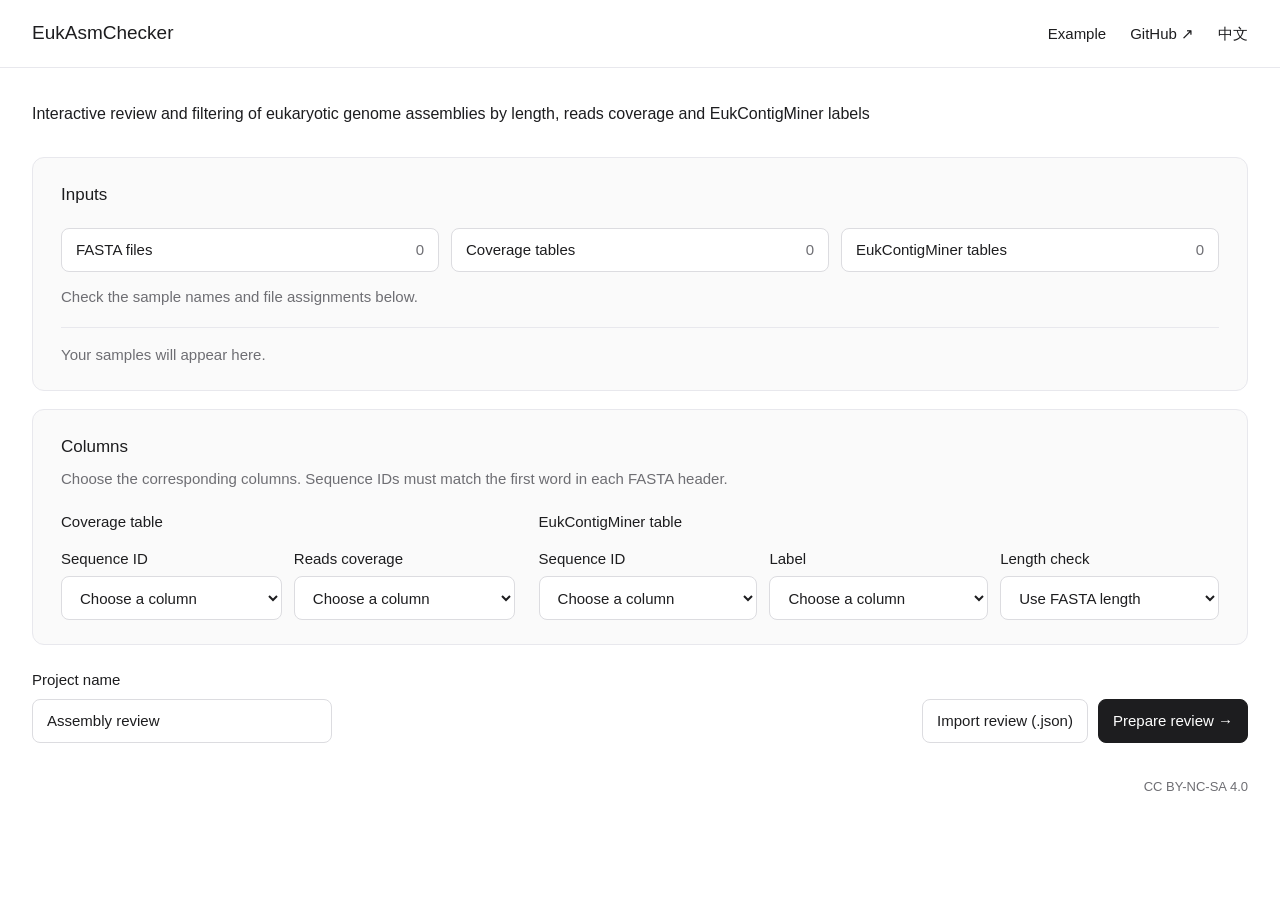
<file: web/src/index.html>
<!doctype html>
<html lang="en">
<head>
<meta charset="utf-8"><meta name="viewport" content="width=device-width,initial-scale=1">
<title>EukAsmChecker — Assembly review</title>
<meta name="description" content="Review and filter genome assemblies by sequence length, reads coverage and EukContigMiner (ECM) labels. Files are processed in your browser.">
<link rel="stylesheet" href="style.css">
</head>
<body>
<header class="topbar">
<a class="brand" href="./"><span>EukAsmChecker</span></a>
<nav><button id="demo" class="quiet" data-text="demo">Example</button><a href="https://github.com/WeStrainGroup/EukAsmChecker" target="_blank" rel="noopener">GitHub ↗</a><button id="language" class="quiet">中文</button></nav>
</header>
<main id="setup">
<p class="description" data-text="description">Interactive review and filtering of eukaryotic genome assemblies by length, reads coverage and EukContigMiner labels</p>
<section class="panel">
<div class="section-heading"><div><h2 data-text="inputsTitle">Inputs</h2></div></div>
<div class="file-actions">
<label class="file-button"><span data-text="fastaButton">FASTA files</span><span id="fastaCount" class="count">0</span><input id="fastaFiles" type="file" accept=".fasta,.fa,.fna,.fas" multiple></label>
<label class="file-button"><span data-text="coverageButton">Coverage tables</span><span id="coverageCount" class="count">0</span><input id="coverageFiles" type="file" accept=".tsv,.txt" multiple></label>
<label class="file-button"><span data-text="ecmButton">EukContigMiner tables</span><span id="ecmCount" class="count">0</span><input id="ecmFiles" type="file" accept=".tsv,.txt" multiple></label>
</div>
<p class="hint" data-text="matching">Check the sample names and file assignments below.</p>
<div id="empty" class="empty" data-text="empty">Your samples will appear here.</div>
<div id="sampleWrap" class="table-scroll" hidden><table><thead><tr><th data-text="sample">Sample</th><th>FASTA</th><th data-text="coverageButton">Coverage tables</th><th data-text="ecmButton">EukContigMiner tables</th></tr></thead><tbody id="sampleRows"></tbody></table></div>
</section>
<section class="panel">
<div class="section-heading"><div><h2 data-text="columnsTitle">Columns</h2><p data-text="columnsHelp">Choose the corresponding columns. Sequence IDs must match the first word in each FASTA header.</p></div></div>
<div class="mapping-grid">
<fieldset><legend data-text="coverageLegend">Coverage table</legend><div class="fields"><label><span data-text="sequenceId">Sequence ID</span><select id="coverageId"></select></label><label><span data-text="readsCoverage">Reads coverage</span><select id="coverageValue"></select></label></div></fieldset>
<fieldset><legend data-text="ecmLegend">EukContigMiner table</legend><div class="fields"><label><span data-text="sequenceId">Sequence ID</span><select id="ecmId"></select></label><label><span data-text="ecmLabel">Label</span><select id="ecmLabel"></select></label><label><span data-text="ecmLength">Length check</span><select id="ecmLength"></select></label></div></fieldset>
</div>
</section>
<div class="begin-row"><label class="project-name"><span data-text="projectName">Project name</span><input id="projectName" value="Assembly review" maxlength="120"></label><div class="begin-actions"><label class="file-button saved-review"><span id="decisionCaption" data-text="savedDecisions">Import review (.json)</span><input id="decisionFile" type="file" accept=".json"></label><button id="clearDecisions" class="quiet" aria-label="Clear imported review" hidden>×</button><button id="prepare" class="primary" data-text="prepare">Prepare review →</button></div></div>
</main>
<section id="reviewArea" hidden>
<iframe id="reviewFrame" title="Assembly review" sandbox="allow-scripts allow-forms allow-same-origin allow-downloads allow-popups allow-popups-to-escape-sandbox"></iframe>
</section>
<div id="activity" class="activity" hidden role="status"><div><span id="activityText"></span><button id="cancel" class="quiet" data-text="cancel">Cancel</button></div><progress id="progress" max="1" value="0"></progress></div>
<p id="error" class="error" role="alert" hidden></p>
<p id="downloadStatus" class="download-status" role="status" hidden></p>
<footer><a href="https://creativecommons.org/licenses/by-nc-sa/4.0/" target="_blank" rel="noopener">CC BY-NC-SA 4.0</a></footer>
<script src="app.js"></script>
</body></html>
</file>
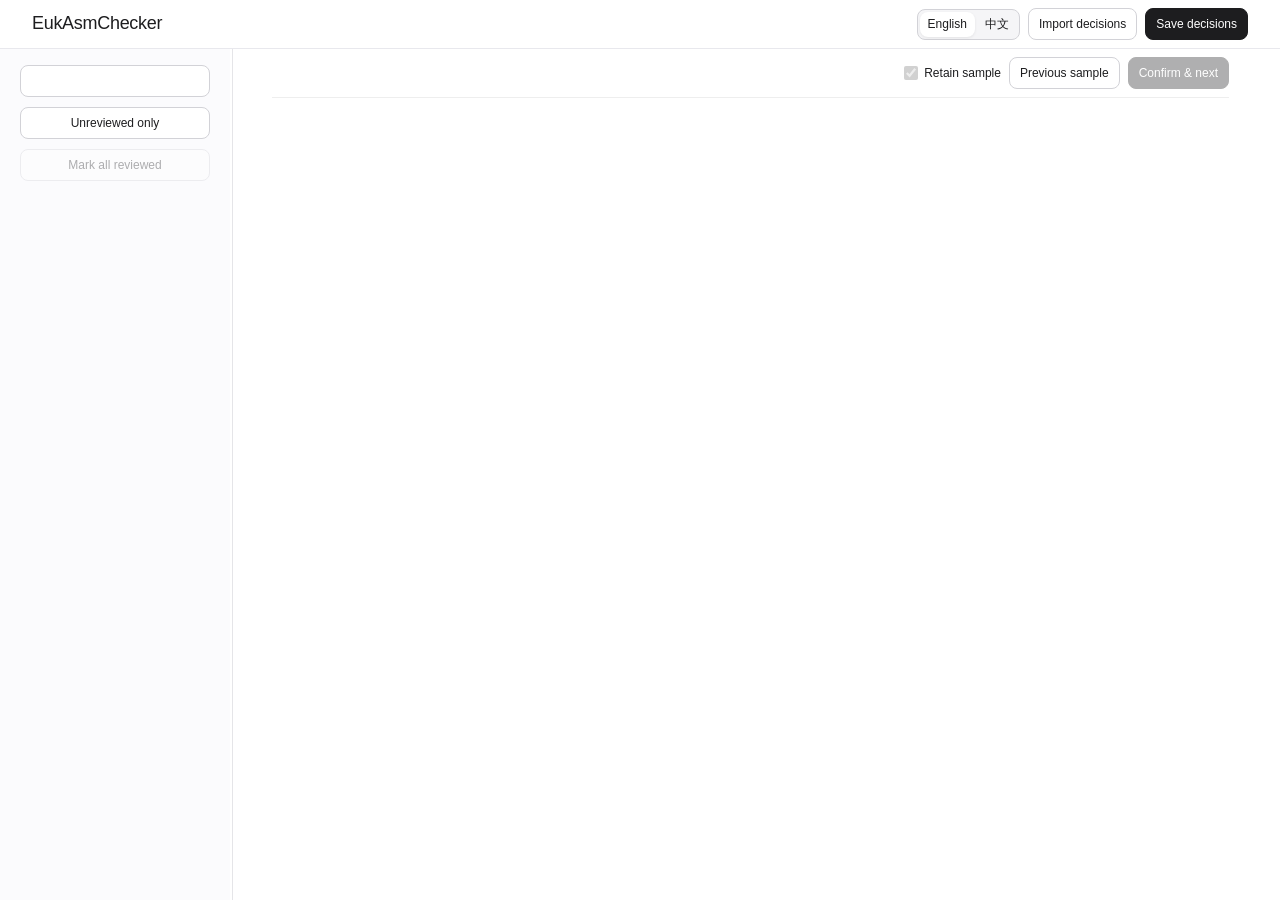
<file: src/eukasmchecker/review.html>
<!doctype html>
<html lang="en"><head><meta charset="utf-8"><meta name="viewport" content="width=device-width,initial-scale=1"><title>EukAsmChecker</title>
<style>
:root{--threshold-color:#bd393d;font-family:-apple-system,BlinkMacSystemFont,"SF Pro Text","Helvetica Neue","PingFang SC",sans-serif;color:#1d1d1f;background:#fff;font-size:14px;font-synthesis:none}
*{box-sizing:border-box}html,body{height:100%;height:100dvh;overflow:hidden}body{margin:0;display:flex;flex-direction:column;font-size:13px}
button,input,select,textarea{font:inherit;border:1px solid #d2d2d7;border-radius:8px;background:#fff;color:inherit;padding:9px 12px}
button{cursor:pointer}button:hover{background:#f5f5f7}button:disabled{opacity:.35;cursor:default}
button.primary,button[aria-pressed=true]{background:#1d1d1f;border-color:#1d1d1f;color:#fff}button.primary:hover{background:#333}
:focus-visible{outline:2px solid #555;outline-offset:3px}input[type=checkbox]{accent-color:#1d1d1f}
input[type=number],textarea{width:100%;min-width:0}label,.control-label{font-size:12px;display:block;margin-bottom:7px}
h1,h2{font-size:20px;letter-spacing:-.3px;font-weight:400;margin:0}.small{font-size:12px;line-height:1.6}.muted{color:#1d1d1f}
.toolbar{display:flex;gap:8px;align-items:center;flex-wrap:wrap}
header{flex:0 0 auto;padding:8px 32px;border-bottom:1px solid #e8e8ed;display:flex;align-items:center;justify-content:space-between;gap:16px}
header h1{font-size:18px;line-height:22px;margin:0 0 2px}.header-meta{display:flex;align-items:center;gap:10px;flex-wrap:wrap;line-height:16px}
.header-meta #projectTitle,.header-meta #saveStatus{font-size:11px;line-height:16px}
.header-meta #saveStatus:not(:empty){border-left:1px solid #d2d2d7;padding-left:10px;color:#6e6e73}
header .toolbar{flex-wrap:nowrap}header .toolbar>button{height:32px;padding:6px 10px;font-size:12px}
.language-toggle{display:inline-flex;border:1px solid #d2d2d7;border-radius:8px;padding:2px;gap:2px;background:#f5f5f7}
.language-toggle button{border:0;padding:4px 8px;background:transparent;font-size:12px}
.language-toggle button[aria-pressed=true]{background:#fff;color:#1d1d1f;box-shadow:0 1px 3px #00000013}
.shell{--sidebar:230px;display:grid;grid-template-columns:var(--sidebar) 6px minmax(0,1fr);flex:1;min-height:0}
aside{height:100%;min-height:0;min-width:0;padding:16px 20px;background:#fbfbfd;display:flex;flex-direction:column;overflow:hidden}
.sidebar-control{display:block;width:100%;height:32px;flex-shrink:0;margin:0 0 10px;padding:6px 10px;border:1px solid #d2d2d7;border-radius:8px;font-family:inherit;font-size:12px;line-height:18px;font-weight:400}
#progress{margin-bottom:10px}
#sampleList{flex:1;min-height:0;overflow:auto;scrollbar-gutter:stable;display:flex;flex-direction:column;gap:3px}
.sample-item{border:0;text-align:left;padding:9px 8px;background:transparent;display:flex;justify-content:space-between;gap:7px;align-items:center;font-size:12px;flex-shrink:0}
.sample-item[aria-current=true]{background:#eaeaec}.sample-item span:first-child{white-space:nowrap;overflow:hidden;text-overflow:ellipsis;min-width:0}
.sample-item .sample-status{display:block;width:7px;height:7px;min-width:7px;flex:0 0 7px;border:1px solid #8e8e93;border-radius:50%;background:transparent}
.sample-item .sample-status[data-reviewed=true]{background:#1d1d1f;border-color:#1d1d1f}
#splitter{cursor:col-resize;touch-action:none;background:linear-gradient(to right,transparent 2px,#e5e5e8 2px,#e5e5e8 3px,transparent 3px);outline-offset:-1px}
#splitter:hover,#splitter:focus-visible{background:#d2d2d7}
main{height:100%;width:100%;min-width:0;margin:0 auto;padding:0 36px 24px;overflow:auto;overscroll-behavior:contain;scrollbar-gutter:stable;container-type:inline-size}
.topline{position:sticky;top:0;z-index:3;background:rgba(255,255,255,.97);padding:8px 0;display:flex;justify-content:space-between;gap:12px;align-items:center;border-bottom:1px solid #eee;min-height:49px}
.sample-heading{display:flex;align-items:baseline;gap:12px;flex-wrap:wrap;min-width:0}.sample-heading h2{font-size:18px;line-height:24px;overflow-wrap:anywhere}
#currentStatus{display:block;margin:0;font-size:11px;line-height:16px;white-space:nowrap}
.topline .toolbar{flex-wrap:nowrap;flex-shrink:0}.topline .toolbar button{height:32px;padding:6px 10px;font-size:12px}
.sample-retention{display:flex;align-items:center;gap:6px;margin:0;white-space:nowrap;font-size:12px}.sample-retention input{width:14px;height:14px;margin:0}
.module{margin:0;border-bottom:1px solid #e8e8ed;font-size:12px;line-height:1.6}.module>summary{padding:12px 0;font-size:14px;font-weight:400;cursor:pointer}
.module ol{margin-top:0;padding-left:20px}.module li{margin:5px 0}
.filtering-layout{display:grid;grid-template-columns:160px minmax(0,1fr);gap:16px;align-items:start;padding-top:2px}
.filtering-plot{min-width:0}.controls{display:grid;grid-template-columns:minmax(0,1fr);gap:12px;align-items:start;margin:0;padding:0 0 12px}
.controls>div{min-width:0}.controls label,.controls .control-label{min-height:0;font-size:12px;line-height:18px}
.controls input[type=number],#labels button,.resetline button{height:32px;padding:6px 8px;font-size:12px}
#labels{display:flex;gap:5px;flex-wrap:wrap}#labels button{min-width:46px}
#labels button:disabled{background:#f4f4f6;border-color:#e5e5e8;color:#a1a1a6;opacity:1}
.resetline{display:flex;flex-direction:column;align-items:stretch;gap:0;min-width:0}
.resetline button{white-space:nowrap}
.controls input[type=range]{appearance:none;-webkit-appearance:none;width:100%;height:18px;margin:6px 0 0;padding:0;border:0;background:transparent;cursor:pointer;accent-color:#555}
.controls input[type=range]::-webkit-slider-runnable-track{height:2px;background:#d2d2d7;border-radius:1px}
.controls input[type=range]::-webkit-slider-thumb{appearance:none;-webkit-appearance:none;width:10px;height:10px;margin-top:-4px;border:0;border-radius:50%;background:#929297}
.controls input[type=range]::-moz-range-track{height:2px;background:#d2d2d7;border-radius:1px}
.controls input[type=range]::-moz-range-thumb{width:10px;height:10px;border:0;border-radius:50%;background:#929297}
.controls input[type=range]::-moz-range-progress{height:2px;background:#d2d2d7}
.controls input[type=range]:hover::-webkit-slider-thumb{background:#6e6e73}
.distribution-control select{width:100%;height:32px;padding:5px 7px;font-size:12px}.size-control{display:flex;align-items:center;justify-content:space-between;gap:8px}.controls .size-control label{margin:0;min-height:0;white-space:nowrap}.controls .size-control input{flex:0 0 56px;width:56px}
.coverage-heading label{cursor:help}
#reference{position:fixed;z-index:50;width:290px;max-width:calc(100vw - 24px);padding:12px 14px;margin:0;border:1px solid #dedee2;border-radius:8px;background:#fff;box-shadow:0 4px 16px #00000014;font-size:11px;line-height:1.6;pointer-events:none}
.plotbar{display:flex;align-items:flex-start;justify-content:space-between;gap:8px 16px;flex-wrap:wrap;margin:0 auto 6px;padding-left:66px}
.legend{display:flex;gap:8px;align-items:center;flex-wrap:wrap;font-size:11px;line-height:18px}
.legend-dot{display:inline-block;width:7px;height:7px;border-radius:50%;margin-right:4px;vertical-align:1px}
.threshold{color:var(--threshold-color);display:inline-flex;align-items:center;gap:4px}.threshold-line{width:20px;height:10px;flex:none}.threshold-line line{stroke:currentColor;stroke-width:1.5;stroke-dasharray:6 4}
#plot{position:relative;min-height:0;touch-action:none;margin:4px auto 0;width:100%}canvas{width:100%;height:100%;display:block}
.tooltip{position:absolute;pointer-events:none;background:#1d1d1f;color:#fff;border-radius:8px;padding:10px 13px;white-space:pre-line;font-size:12px;line-height:1.7;max-width:min(450px,100%);overflow-wrap:anywhere}
#summaryModule[open]>summary{padding-bottom:2px}.overview{overflow-x:auto;margin:0 0 8px;font-variant-numeric:tabular-nums}
.overview-table{width:100%;table-layout:auto;border-collapse:collapse;font-size:12px;line-height:1.6}
.overview-table th,.overview-table td{padding:5px 7px;text-align:right;vertical-align:middle;font-weight:400;white-space:nowrap}
.overview-table th:first-child{text-align:left;padding-left:0}.overview-table td:last-child,.overview-table th:last-child{padding-right:0}
.overview-table thead th,.overview-table thead td{border-bottom:1px solid #e8e8ed;padding-top:0;padding-bottom:4px}
.group-value,.group-value small{font:inherit;color:inherit;white-space:nowrap}.group-value small{margin-left:3px}
.distribution-summary tr:first-child th,.distribution-summary tr:first-child td{border-top:1px solid #e8e8ed;padding-top:8px}
.reviewline{margin:0 0 12px}textarea{height:52px;resize:vertical;font-size:12px}
#message:empty{display:none}#message{background:#f5f5f7;border-left:3px solid var(--threshold-color);padding:12px 16px;margin-top:14px;line-height:1.6;font-size:13px}
#loading{padding:40px;text-align:center;color:#6e6e73}code{font-family:ui-monospace,monospace;overflow-wrap:anywhere}
.sr-only{position:absolute;width:1px;height:1px;padding:0;overflow:hidden;clip:rect(0,0,0,0);white-space:nowrap}[hidden]{display:none!important}
@media(max-width:1000px){
 main{padding:0 26px 22px}.overview-table{font-size:10px;letter-spacing:-.1px}.overview-table th,.overview-table td{padding-left:1px;padding-right:1px}.group-value small{margin-left:2px}
}
@media(max-width:720px){
 header{padding-left:18px;padding-right:18px;gap:8px;flex-wrap:wrap}header .toolbar{gap:6px}.shell{--sidebar:165px}
 aside{padding:12px}main{padding:0 18px 20px}.topline{flex-wrap:wrap}.topline .toolbar button{flex:1}.sample-heading{gap:4px 10px}
}
@container(max-width:760px){.topline{flex-wrap:wrap;gap:6px}.topline .toolbar{margin-left:auto}}
@container(max-width:679px){
 .filtering-layout{display:block}.controls{grid-template-columns:repeat(3,minmax(0,1fr));gap:8px}
 .controls label,.controls .control-label{min-height:32px;font-size:11px;line-height:16px}
}
@container(max-width:534px){.controls{grid-template-columns:repeat(2,minmax(0,1fr))}.resetline{max-width:110px}.plotbar{padding-left:0}}
.selection-tools{display:flex;justify-content:flex-end;margin-left:auto;max-width:100%;font-size:12px}
.selection-group{display:grid;gap:4px;max-width:100%}
.selection-heading{display:flex;justify-content:flex-end;align-items:center;flex-wrap:wrap;gap:0 12px;line-height:18px;text-align:right}
.selection-actions{display:flex;justify-content:flex-end;gap:6px;flex-wrap:wrap}
.selection-tools button{font-size:12px;line-height:18px;padding:6px 8px;height:32px}
#selectionHint{color:inherit}
#selectionCount{color:inherit;white-space:nowrap}
#selectionBox{position:absolute;border:1px solid #515157;background:#51515712;pointer-events:none;z-index:3}

.advanced-title{font-size:12px;font-weight:400;line-height:18px;margin:0 0 7px}
.advanced-list{margin:10px 0}
.advanced-rule{padding:0 0 9px;margin-bottom:9px;border-bottom:1px solid #e8e8ed}
.advanced-rule:last-child{margin-bottom:0}
.advanced-rule label{display:grid;grid-template-columns:14px minmax(0,1fr);gap:5px;align-items:start;margin:0;font-size:11px;line-height:17px}
.advanced-rule input{margin:2px 0 0;accent-color:#1d1d1f}
.advanced-rule[data-enabled=false] label span{color:#86868b}
.advanced-footer{display:flex;align-items:center;gap:7px;margin-top:3px;font-size:11px}
.advanced-footer span{margin-right:auto;color:#6e6e73}
.advanced-footer button{border:0;background:transparent;padding:2px 0;font-size:11px}
#addAdvanced{width:100%;height:32px;padding:6px 8px;font-size:12px}
#advancedDialog{width:min(350px,calc(100vw - 32px));max-height:calc(100dvh - 32px);overflow:auto;border:1px solid #e0e0e5;border-radius:12px;padding:20px;color:#1d1d1f;background:#fff;box-shadow:0 14px 50px #00000018;font-size:12px}
#advancedDialog::backdrop{background:#00000024}
.advanced-dialog-heading{display:flex;justify-content:space-between;align-items:center;gap:12px;margin-bottom:8px}
.advanced-dialog-heading h2{font-size:15px;font-weight:400;letter-spacing:0}
.advanced-dialog-heading button{border:0;padding:2px 0;font-size:11px}
#advancedDialog p{margin:0;color:#6e6e73;line-height:1.6}
.advanced-editor{display:grid;gap:14px;margin-top:16px}
.advanced-editor label,.advanced-editor .control-label{font-size:12px;line-height:18px;margin-bottom:7px}
.advanced-condition{display:grid;grid-template-columns:minmax(0,1fr) minmax(0,2fr);gap:6px}
.advanced-condition input,.advanced-condition select{width:100%;height:32px;padding:5px 8px}
#advancedLabels{display:grid;grid-template-columns:repeat(3,minmax(0,1fr));gap:6px}
#advancedLabels button{width:100%;min-width:0;min-height:32px;padding:5px 8px;overflow-wrap:anywhere}
.advanced-dialog-actions{display:flex;justify-content:flex-end;gap:6px;margin-top:18px}
.advanced-dialog-actions button{padding:6px 10px}
#advancedDialog #advancedError{color:#a3252b;margin-top:12px}
</style></head><body>
<header><div><h1 data-i18n="title">EukAsmChecker</h1><div class="header-meta"><div id="projectTitle" class="small muted"></div><div id="saveStatus" class="small muted" aria-live="polite"></div></div></div><div><div class="toolbar"><div class="language-toggle" role="group" aria-label="Language"><button id="langEn" type="button" aria-pressed="true">English</button><button id="langZh" type="button" aria-pressed="false">中文</button></div><button id="restore" type="button" data-i18n="restore">Import decisions</button><button id="save" class="primary" type="button" data-i18n="save">Save decisions</button><input id="restoreFile" type="file" accept=".json" hidden></div></div></header>
<div class="shell"><aside><label class="sr-only" for="search" data-i18n="search">Search samples</label><input id="search" class="sidebar-control" type="search"><button id="onlyPending" class="sidebar-control" type="button" aria-pressed="false" data-i18n="onlyPending">Unreviewed only</button><button id="markAll" class="sidebar-control" type="button" disabled data-i18n="markAll">Mark all reviewed</button><div id="progress" class="small muted" aria-live="polite"></div><nav id="sampleList" aria-label="Project samples"></nav></aside><div id="splitter" role="separator" aria-orientation="vertical" aria-label="Resize sample sidebar" tabindex="0" aria-valuemin="150" aria-valuemax="520" aria-valuenow="230"></div>
<main><div id="message" role="alert"></div><div class="topline"><div class="sample-heading"><h2 id="chartTitle"></h2><span id="currentStatus"></span></div><div class="toolbar"><label class="sample-retention"><input id="retainSample" type="checkbox" checked disabled><span data-i18n="retainSample">Retain sample</span></label><button id="previous" type="button" data-i18n="previous">Previous sample</button><button id="confirm" class="primary" type="button" disabled data-i18n="confirm">Confirm &amp; next</button></div></div><div id="loading"></div>
<div id="sampleContent" hidden>
<details class="module" id="filteringModule" open><summary data-i18n="filteringTitle">Filtering</summary>
<div class="filtering-layout"><div class="controls"><div class="threshold-control"><label for="length" data-i18n="minLength">Minimum length (bp)</label><input id="length" type="number" min="0" step="1"><input id="lengthRange" type="range" min="0" max="1000"></div><div class="threshold-control"><div class="coverage-heading"><label id="coverageHeading" for="coverage" data-i18n="minCoverage" tabindex="0" aria-describedby="reference">Minimum coverage (×)</label><div id="reference" role="tooltip" hidden></div></div><input id="coverage" type="number" min="0" step="1"><input id="coverageRange" type="range" min="0" max="1000"></div><div class="threshold-control"><label for="maxCoverage" data-i18n="maxCoverage">Maximum coverage (×)</label><input id="maxCoverage" type="number" min="0" step="1"><input id="maxCoverageRange" type="range" min="0" max="1000"></div><div class="label-control"><span class="control-label" id="labelTitle" data-i18n="labels">EukContigMiner labels</span><div id="labels" role="group" aria-labelledby="labelTitle"></div></div><div class="advanced-controls"><h3 class="advanced-title" data-i18n="advancedTitle">Advanced rules</h3><div id="advancedList" class="advanced-list" hidden></div><button id="addAdvanced" type="button" data-i18n="addAdvanced">Add exclusion rule</button></div><div class="resetline"><button id="reset" type="button" data-i18n="reset">Reset defaults</button></div><div class="distribution-control"><label for="distributionMode" data-i18n="distributionMode">Distributions</label><select id="distributionMode"><option value="filter" data-i18n="distributionFilter">filtering</option><option value="label" data-i18n="distributionLabels">all labels</option><option value="euk-other" selected data-i18n="distributionEukOther">euk + other</option></select></div><div class="size-control"><label for="pointPercent" data-i18n="pointSizeLabel">Point size (%)</label><input id="pointPercent" type="number" min="25" max="300" step="1" value="100"></div><div class="size-control"><label for="plotPercent" data-i18n="plotSizeLabel">Plot size (%)</label><input id="plotPercent" type="number" min="50" max="100" step="1" value="100"></div></div>
<div class="filtering-plot"><div class="plotbar"><div class="legend" id="legend"></div>
<div class="selection-tools"><div class="selection-group"><div class="selection-heading"><span id="selectionHint" data-i18n="selectPoints">Click or drag to manually select</span><span id="selectionCount" aria-live="polite"></span></div><div class="selection-actions"><button id="removeSelected" type="button" disabled data-i18n="removeSelected">Remove selected</button><button id="restoreSelected" type="button" disabled data-i18n="restoreSelected">Restore selected</button></div></div></div></div>
<div id="plot"><canvas id="canvas" role="img" tabindex="0"></canvas><div id="selectionBox" hidden></div><div id="tooltip" class="tooltip" role="tooltip" hidden></div></div>
</div></div>
</details>
<details class="module" id="summaryModule" open><summary id="summaryTitle" data-i18n="summaryTitle">Summary</summary>
<section class="overview" aria-live="polite">
<table class="overview-table" aria-labelledby="summaryTitle">
<thead><tr><td></td><th data-i18n="originalColumn">Original</th><th data-i18n="retained">Retained</th><th data-i18n="removed">Removed</th></tr></thead>
<tbody id="groupSummary"></tbody>
<tbody class="distribution-summary">
<tr><th scope="row" data-i18n="coverageStats">Reads coverage (×): median; range</th><td id="originalCoverage"></td><td id="retainedCoverage"></td><td id="removedCoverage"></td></tr>
<tr><th scope="row" data-i18n="lengthStats">Sequence length (bp): median; range</th><td id="originalLength"></td><td id="retainedLength"></td><td id="removedLength"></td></tr>
</tbody></table>
</section></details>
<details class="module" id="noteModule" open><summary id="noteTitle" data-i18n="note">Note</summary><div class="reviewline"><textarea id="note" aria-labelledby="noteTitle"></textarea></div></details>
<details class="module" id="ruleModule"><summary data-i18n="rulesTitle">Rule</summary><ul><li data-i18n="ruleReference"></li><li id="labelHint" data-i18n="ruleThreshold"></li><li data-i18n="ruleDisplay"></li><li data-i18n="ruleSelection"></li><li data-i18n="ruleAdvanced"></li><li data-i18n="ruleInterpretation"></li><li data-i18n="ruleOutput"></li></ul><p><a href="https://github.com/WeStrainGroup/EukAsmChecker#filtering-rules" target="_blank" rel="noopener" data-i18n="fullDocumentation">Full methods and file formats</a></p></details>
</div></main></div>
<dialog id="advancedDialog" aria-labelledby="advancedDialogTitle">
<form id="advancedForm">
<div class="advanced-dialog-heading"><h2 id="advancedDialogTitle"></h2><button id="closeAdvanced" type="button" data-i18n="closeAdvanced">Close</button></div>
<p data-i18n="advancedHelp">Remove sequences matching all conditions.</p>
<div class="advanced-editor">
<div><label for="advancedLengthOperator" data-i18n="advancedLength">Length (bp)</label><div class="advanced-condition"><select id="advancedLengthOperator"></select><input id="advancedLengthValue" type="number" min="0" step="1" required aria-label="Rule length in bp"></div></div>
<div><label for="advancedCoverageOperator" data-i18n="advancedCoverage">Coverage (×)</label><div class="advanced-condition"><select id="advancedCoverageOperator"></select><input id="advancedCoverageValue" type="number" min="0" step="1" required aria-label="Rule coverage"></div></div>
<div><span class="control-label" data-i18n="advancedLabels">Labels</span><div id="advancedLabels" role="group" aria-label="Rule labels"></div></div>
</div>
<p id="advancedError" role="alert" hidden></p>
<div class="advanced-dialog-actions"><button id="cancelAdvanced" type="button" data-i18n="cancelAdvanced">Cancel</button><button type="submit" class="primary" data-i18n="saveAdvanced">Save rule</button></div>
</form></dialog>
<script>
"use strict";
const PROJECT=/*PROJECT_MANIFEST*/null;
const C={
 exclusions(ids, knownIds){
  if(!Array.isArray(ids)||ids.some(id=>typeof id!=="string"||!id)||new Set(ids).size!==ids.length)throw new Error("Invalid manual exclusions.");
  const known=new Set(knownIds),excluded=new Set(ids);
  for(const id of excluded)if(!known.has(id))throw new Error("Unknown manually excluded sequence: "+id);
  return excluded;
 },
 rules(value, available=null){
  if(!Array.isArray(value))throw new Error("Invalid advanced rules.");
  const ids=new Set();
  return value.map(rule=>{
   if(!rule||!Number.isSafeInteger(rule.id)||rule.id<1||ids.has(rule.id)||typeof rule.enabled!=="boolean")throw new Error("Invalid advanced rule ID or state.");
   ids.add(rule.id);
   if(!Array.isArray(rule.labels)||!rule.labels.length||new Set(rule.labels).size!==rule.labels.length||rule.labels.some(label=>typeof label!=="string"||!label||(available&&!available.includes(label))))throw new Error("Invalid advanced rule labels.");
   const conditions={};
   for(const field of ["length","coverage"]){
    const condition=rule[field];
    if(!condition||!["any",">",">=","<","<="].includes(condition.operator)||!Number.isSafeInteger(condition.value)||condition.value<0)throw new Error("Invalid advanced rule condition.");
    conditions[field]=condition.operator==="any"?{operator:">=",value:0}:{...condition};
   }
   return {id:rule.id,enabled:rule.enabled,labels:[...rule.labels],...conditions};
  });
 },
 condition(value, condition){
  switch(condition.operator){
   case "any":return true;
   case ">":return value>condition.value;
   case ">=":return value>=condition.value;
   case "<":return value<condition.value;
   case "<=":return value<=condition.value;
   default:return false;
  }
 },
 ruleMatches(row, rule){return rule.labels.includes(row.label)&&this.condition(row.length,rule.length)&&this.condition(row.coverage,rule.coverage);},
 reference(rows){const v=rows.filter(r=>r.length>10000&&r.label==="eukaryota").map(r=>r.coverage).sort((a,b)=>a-b),n=v.length,m=n?v[Math.floor(n/2)]/2+v[Math.floor((n-1)/2)]/2:null;return{n,median:m,min:n?v[0]:null,max:n?v[n-1]:null,cutoff:m===null?null:Math.round(Math.max(m/25,10))};},
 reasons(r,s){if(s.retain_sample===false)return ["excluded_sample"];const a=[];if(r.length<s.length)a.push("short_length");if(r.coverage<s.coverage)a.push("low_coverage");if(s.maxCoverage!==null&&s.maxCoverage!==undefined&&r.coverage>s.maxCoverage)a.push("high_coverage");if(!s.labels.includes(r.label))a.push("excluded_label");if(s.excludedIds?.has(r.id))a.push("manual_exclusion");for(const rule of s.advancedRules||[])if(rule.enabled&&this.ruleMatches(r,rule))a.push("advanced_rule_"+rule.id);return a;},
 evaluate(rows,s){const groups={};let kept=0,bp=0,keptBp=0;const annotated=rows.map(r=>{const why=this.reasons(r,s),keep=!why.length,g=groups[r.label]??=( {count:0,bp:0,kept:0,keptBp:0});g.count++;g.bp+=r.length;bp+=r.length;if(keep){kept++;keptBp+=r.length;g.kept++;g.keptBp+=r.length;}return{keep,reasons:why};});return{annotated,groups,count:rows.length,kept,bp,keptBp};}
};
(async () => {
const $=id=>document.getElementById(id),format=n=>Math.round(n).toLocaleString("en-US"),compact=n=>String(Math.round(n)),pct=(n,d)=>d?Math.round(100*n/d)+"%":"—",mb=n=>(n/1e6).toLocaleString("en-US",{minimumFractionDigits:1,maximumFractionDigits:1});
const translations={
en:{
fullDocumentation:"Full methods and file formats",
serverSaved:"Progress saved on this computer",savedTo:"Saved to ",saveFailed:"Save failed. ",saveConflict:"Decisions changed in another tab. Reload before continuing.",
maxCoverage:"Maximum coverage (×)",adjustMaxCoverage:"Adjust maximum coverage",high_coverage:"coverage above maximum",
markAll:"Mark all reviewed",markingAll:"Marking reviewed…",previousShortcut:"Previous sample (←)",confirmShortcut:"Confirm & next (→)",batchDone:(n,skip)=>n+" sample"+(n===1?"":"s")+" marked reviewed"+(skip?"; "+skip+" sample"+(skip===1?" still needs":"s still need")+" valid filters.":"."),
retainSample:"Retain sample",sampleExcluded:"Sample excluded",confirmExcluded:"Confirm exclusion & next",excluded_sample:"sample excluded",
distributionMode:"Distributions",distributionFilter:"filtering",distributionLabels:"all labels",distributionEukOther:"euk + other",
inactiveLabels:"Greyed out: no sequences meet the length and coverage thresholds.",noEligible:"No sequences meet the current length and coverage thresholds.",summaryTitle:"Summary",filteringTitle:"Filtering",allSequences:"All sequences",labelled:"Labelled ",coverageStats:"Reads coverage (×): median; range",lengthStats:"Sequence length (bp): median; range",summaryHelp:"Summary cells show sequence count; total length (Mb). Percentages use the original count or length in the same row. Coverage and length statistics show median; minimum–maximum. Each sequence has equal weight.",originalColumn:"Original",resizeSidebar:"Resize sample sidebar",pointSizeLabel:"Point size (%)",plotSizeLabel:"Plot size (%)",original:"Before filtering",
ruleDisplay:"Precision: coverage is the per-sequence mean. Displayed values are rounded; filtering uses original values and includes threshold endpoints.",
ruleDistribution:"Distribution view and plot size control the display.",
title:"EukAsmChecker",language:"Language",restore:"Import decisions",save:"Save decisions",search:"Search samples",onlyPending:"Unreviewed only",samples:"samples",reviewed:"Reviewed",unreviewed:"Unreviewed",previous:"Previous sample",confirm:"Confirm & next",confirmEmpty:"Confirm removal of all & next",minLength:"Minimum length (bp)",minCoverage:"Minimum coverage (×)",labels:"EukContigMiner labels",reset:"Reset defaults",note:"Note",notePlaceholder:"Record the rationale for this sample",rulesTitle:"Rule",
ruleReference:"Defaults: minimum length 500 bp; minimum coverage = round(max(reference median / 25, 10)). The reference set contains original sequences labelled euk with length >10 kb. If empty, set the minimum manually. The default maximum removes nothing.",
ruleThreshold:"Retention: sequences must meet the length, coverage and label filters. Excluding a sample removes all its sequences. Greyed labels have no eligible sequences.",
ruleLabels:"Label selection is an additional AND condition: retain a sequence only if its label is among the selected labels. All labels are selected by default. Any nonempty subset can be selected. NA means that no ECM classification is available; in this dataset it is the native output for sequences <500 bp. All original sequences are plotted and counted, without subsampling.",
ruleOutput:"Confirm each sample and save decisions before applying the filters.",
ruleInterpretation:"ECM labels: predictions are less reliable for short contigs (500–1,000 bp, test F1 ≈0.9 at 1% eukaryotic prevalence). Short contigs in the main cluster may be labelled other; consider coverage too. Below 500 bp, labels remain NA.",
autoSaved:"Progress saved in this browser",saveBackup:"Use Save decisions to back up your progress",restored:"Review progress restored",noMatches:"No matching samples",loading:"Loading sample…",loadFailed:"Sample could not be loaded",loadHelp:"Keep index.html and the data directory together.",wrongData:"Sample data do not match the project manifest.",wrongStats:"Sample statistics do not match the project manifest.",wrongDocument:"Decisions do not match this dataset.",wrongSample:"Sample or input fingerprint mismatch: ",wrongFields:"Invalid review fields: ",wrongThresholds:"Invalid thresholds: ",wrongReviewed:"Reviewed sample has invalid parameters or counts: ",restoredMismatch:"Restored counts differ from the current filters; this sample is now unreviewed.",allDone:"All samples reviewed. Save your decisions.",lastSample:"Last sample. Some samples remain unreviewed.",autoRestoreFailed:"Automatic restore failed: ",restoreHelp:" Import your exported decisions to restore progress.",invalid:"Set valid thresholds and select at least one label.",threshold:"Threshold",faded:"Faded = removed",xAxis:"Sequence length (bp)",yAxis:"Reads coverage (×)",plotAlt:"Sequence length versus reads coverage, grouped by ECM label. Drag red threshold lines to change filters.",adjustLength:"Adjust minimum length",adjustCoverage:"Adjust minimum coverage",pendingThresholds:"Pending: set valid filters",retained:"Retained",removed:"Removed",passes:"meets all selected criteria",short_length:"length below minimum",low_coverage:"coverage below minimum",excluded_label:"ECM label not selected",noReference:"No original sequences have both ECM label euk and length >10,000 bp. A reference median and range cannot be estimated; set the minimum coverage manually.",
reference:(n,mn,lo,hi,cut)=>"The reference set contains "+n+" original sequences labelled euk with length >10 kb. Their median reads coverage is "+mn+"× (range: "+lo+"–"+hi+"×). The default minimum coverage is "+cut+"×."
},
zh:{
fullDocumentation:"完整方法与文件格式",
serverSaved:"进度已保存到当前计算平台",savedTo:"已保存到 ",saveFailed:"保存失败。",saveConflict:"其他页面已修改审阅决定，请刷新后继续。",
maxCoverage:"最高 coverage（×）",adjustMaxCoverage:"调整最高 coverage",high_coverage:"coverage 高于上限",
markAll:"全部标记为已审阅",markingAll:"正在标记…",previousShortcut:"上一样本（←）",confirmShortcut:"确认并下一样本（→）",batchDone:(n,skip)=>"已将 "+n+" 个样本标记为已审阅"+(skip?"；"+skip+" 个样本仍需设置有效筛选条件。":"。"),
retainSample:"保留样本",sampleExcluded:"已排除样本",confirmExcluded:"确认排除并继续",excluded_sample:"整个样本已排除",
distributionMode:"分布",distributionFilter:"筛选状态",distributionLabels:"全部标签",distributionEukOther:"euk + other",
inactiveLabels:"灰色标签：没有片段满足当前长度及 coverage 阈值。",noEligible:"没有片段满足当前长度及 coverage 阈值。",summaryTitle:"摘要",filteringTitle:"筛选",allSequences:"全部片段",labelled:"标签为 ",coverageStats:"Reads coverage（×）：中位数；范围",lengthStats:"片段长度（bp）：中位数；范围",summaryHelp:"摘要单元格依次显示片段数；总长度（Mb）。百分比分别以同行原始片段数或总长度为分母。Coverage 和长度统计依次显示中位数；最小值–最大值，每条片段等权。",originalColumn:"原始",resizeSidebar:"调整样本侧栏宽度",pointSizeLabel:"散点大小（%）",plotSizeLabel:"图形大小（%）",original:"筛选前",
ruleDisplay:"数值精度：coverage 为逐序列平均值。显示时取整，筛选使用原始值，包含阈值端点。",
ruleDistribution:"分布模式和图形大小控制显示。",
title:"EukAsmChecker",language:"语言",restore:"导入审阅结果",save:"保存审阅结果",search:"搜索样本",onlyPending:"只看未审阅",samples:"个样本",reviewed:"已审阅",unreviewed:"未审阅",previous:"上一样本",confirm:"确认并下一样本",confirmEmpty:"确认全部移除并继续",minLength:"最小长度（bp）",minCoverage:"最低 coverage（×）",labels:"EukContigMiner（ECM）标签",reset:"恢复默认设置",note:"备注",notePlaceholder:"记录这个样本的筛选依据",rulesTitle:"规则",
ruleReference:"默认值：最小长度 500 bp；最低 coverage = round(max(参考中位数 / 25, 10))。参考集合为原始序列中标记为 euk 且长度 >10 kb 的序列；为空时需手动指定下限。默认上界不移除序列。",
ruleThreshold:"保留条件：序列须同时满足长度、coverage 和标签筛选；排除样本则移除其全部序列。灰色标签表示没有符合阈值的序列。",
ruleLabels:"标签选择是额外的 AND 条件：片段标签必须属于所选标签之一。默认选中全部标签，可选任意非空组合。NA 表示没有可用的 ECM 分类；在本数据集中，它是 <500 bp 片段的原生输出。所有原始片段均参与绘图和统计，不进行抽样。",
ruleOutput:"逐样本确认并保存 decisions，再应用筛选。",
ruleInterpretation:"ECM 标签：短序列预测较不可靠（500–1,000 bp、真核比例 1% 时测试 F1 约 0.9），主簇内短序列可能被标为 other，需结合 coverage 判断。500 bp 以下保留 NA。",
autoSaved:"进度已保存在此浏览器",saveBackup:"请导出审阅结果备份进度",restored:"已恢复审阅进度",noMatches:"没有匹配的样本",loading:"正在读取样本…",loadFailed:"样本读取失败",loadHelp:"请保持 index.html 与 data 文件夹在同一目录。",wrongData:"样本数据与项目清单不匹配。",wrongStats:"样本统计与项目清单不一致。",wrongDocument:"审阅文件与当前项目数据不匹配。",wrongSample:"样本或输入指纹不匹配：",wrongFields:"审阅字段无效：",wrongThresholds:"阈值无效：",wrongReviewed:"已审阅样本缺少有效参数或统计：",restoredMismatch:"恢复的统计与当前筛选条件不一致，该样本已标为未审阅。",allDone:"全部样本已审阅，请导出审阅结果。",lastSample:"已到最后一个样本，仍有样本尚未审阅。",autoRestoreFailed:"自动恢复失败：",restoreHelp:"可导入已保存的审阅文件恢复进度。",invalid:"请设置有效阈值并选择至少一个标签。",threshold:"阈值",faded:"淡色 = 移除",xAxis:"片段长度（bp）",yAxis:"Reads coverage（×）",plotAlt:"按 ECM 标签区分的长度与 reads coverage 散点图，可拖动红色阈值线调整筛选条件。",adjustLength:"调整最小长度",adjustCoverage:"调整最低 coverage",pendingThresholds:"待判断：请设置有效筛选条件",retained:"保留",removed:"移除",passes:"满足全部所选条件",short_length:"长度低于下限",low_coverage:"coverage 低于下限",excluded_label:"未选择该 ECM 标签",noReference:"没有同时满足 ECM 标签为 euk 且长度 >10,000 bp 的原始片段，无法计算参考中位数和范围；请手动设置最低 coverage。",
reference:(n,mn,lo,hi,cut)=>"参考集合包含 "+n+" 条标签为 euk 且长度 >10 kb 的原始序列。它们的 reads coverage 中位数为 "+mn+"×，范围为 "+lo+"–"+hi+"×。默认最低 coverage 为 "+cut+"×。"
}};
Object.assign(translations.en,{
 removeSelected:"Remove selected",restoreSelected:"Restore selected",
 selectPoints:"Click or drag to manually select",selectionCounts:(n,m)=>n+" selected · "+m+" removed",selectionCountHelp:"Removed counts manually excluded sequences in this sample.",
 selectionHelp:"Click a point to toggle selection. Drag selects an area, or deselects it when all its points are selected. Delete removes selected sequences. Escape clears the selection.",
 manual_exclusion:"manually removed",ruleSelection:"Click toggles a point. Drag selects a region, or deselects a fully selected region. Remove selected applies exclusions. Restore selected clears exclusions for the selected points. Both actions clear the selection. Length, coverage and label filters still apply."
});
Object.assign(translations.zh,{
 removeSelected:"移除选中",restoreSelected:"恢复选中",
 selectPoints:"点击或拖框手动选择",selectionCounts:(n,m)=>"选中 "+n+" 条 · 移除 "+m+" 条",selectionCountHelp:"移除数量为当前样本被手动排除的序列总数。",
 selectionHelp:"点击切换单点选择。框选区域，若区域内全部已选中则取消选择。Delete 移除选中序列，Esc 清空选择。",
 manual_exclusion:"手动移除",ruleSelection:"点击切换单点选择。框选区域，全部已选中时再次框选会取消选择。“移除选中”应用排除，“恢复选中”撤销所选点的手动排除。操作后取消选择，长度、coverage 和标签筛选仍然生效。"
});
Object.assign(translations.en,{
 advancedTitle:"Advanced rules",addAdvanced:"Add exclusion rule",newAdvanced:"New exclusion rule",editAdvanced:"Edit exclusion rule",
 closeAdvanced:"Close",cancelAdvanced:"Cancel",saveAdvanced:"Save rule",advancedHelp:"Remove sequences matching all conditions.",
 advancedLength:"Length (bp)",advancedCoverage:"Coverage (×)",advancedLabels:"Labels",advancedEdit:"Edit",advancedDelete:"Delete",advancedOff:"Off",
 advancedSelectLabel:"Select at least one label.",advancedSpecify:"Choose a label subset, length condition or coverage condition.",advancedInvalid:"Invalid advanced rule.",
 advancedMatches:n=>n+" matched",advancedReason:id=>"advanced rule "+id,
 ruleAdvanced:"Advanced rules apply to this sample. Conditions use AND within each rule and OR between rules. Reset defaults clears the rules."
});
Object.assign(translations.zh,{
 advancedTitle:"高级规则",addAdvanced:"添加排除规则",newAdvanced:"新增排除规则",editAdvanced:"编辑排除规则",
 closeAdvanced:"关闭",cancelAdvanced:"取消",saveAdvanced:"保存规则",advancedHelp:"删除同时满足全部条件的序列。",
 advancedLength:"长度（bp）",advancedCoverage:"Coverage（×）",advancedLabels:"标签",advancedEdit:"编辑",advancedDelete:"删除",advancedOff:"已停用",
 advancedSelectLabel:"请至少选择一个标签。",advancedSpecify:"请选择标签子集，或设置长度、coverage 条件。",advancedInvalid:"高级规则无效。",
 advancedMatches:n=>"命中 "+n+" 条",advancedReason:id=>"高级规则 "+id,
 ruleAdvanced:"高级规则作用于当前样本。同一规则内的条件须同时满足，多条规则命中任意一条即可删除。恢复默认会清空规则。"
});
let lang="en";
try{lang=localStorage.getItem("genome-review-language")==="zh"?"zh":"en";}catch(e){}
const t=k=>translations[lang][k],tagName=k=>k==="eukaryota"?"euk":k,reasonText=k=>k.startsWith("advanced_rule_")?translations[lang].advancedReason(k.slice(14)):t(k);
const referenceTip=$("reference"),coverageHeading=$("coverageHeading");
function showReference(){
 referenceTip.hidden=false;const a=coverageHeading.getBoundingClientRect(),b=referenceTip.getBoundingClientRect();
 referenceTip.style.left=Math.max(12,Math.min(innerWidth-b.width-12,a.left))+"px";
 referenceTip.style.top=Math.max(12,Math.min(innerHeight-b.height-12,a.bottom+6))+"px";
}
function hideReference(){referenceTip.hidden=true;}
coverageHeading.addEventListener("mouseenter",showReference);
coverageHeading.addEventListener("mouseleave",()=>{if(document.activeElement!==coverageHeading)hideReference();});
coverageHeading.addEventListener("focus",showReference);
coverageHeading.addEventListener("blur",hideReference);
coverageHeading.addEventListener("keydown",e=>{if(e.key==="Escape")hideReference();});
window.addEventListener("scroll",hideReference,true);
window.addEventListener("resize",hideReference);
const thresholdColor=getComputedStyle(document.documentElement).getPropertyValue("--threshold-color").trim();
let distributionMode="euk-other";
const labelColor=i=>["#1d1d1f","#709487","#96969e","#77777e","#a3a3a8","#b9b9bd"][i%6];
const labelFill=i=>["#b6b6bb","#c6d8cf","#d0d0d5","#c9c9ce","#d9d9dd","#e1e1e4"][i%6];
$("distributionMode").addEventListener("change",()=>{distributionMode=$("distributionMode").value;drag=null;$("tooltip").hidden=true;draw();});
const availableLabels=[...new Set(["eukaryota","other","NA",...PROJECT.samples.flatMap(m=>Object.keys(m.groups))])];
const normalizeLabels=v=>v==="all"?[...availableLabels]:typeof v==="string"?[v]:Array.isArray(v)?[...v]:null;
const validLabels=v=>Array.isArray(v)&&v.length>0&&new Set(v).size===v.length&&v.every(k=>availableLabels.includes(k));
let pointLayers=null,refreshFrame=0;
let selectedIds=new Set(),selectionDrag=null;
let ordered=null,originalSummary=null;let rows=[],settings=new Map(),sample="",ref=null,result=null,geometry=null,hoverPoints=[],drag=null,loadTag=null,saveTimer=null,loaded=false,statusKey="";
const storageKey="genome-review-v2:"+PROJECT.dataset_id;
const metadata=new Map(PROJECT.samples.map(m=>[m.sample_id,m]));
const state=()=>settings.get(sample),error=m=>{$("message").textContent=m||"";},setStatus=k=>{statusKey=k;$("saveStatus").textContent=t(k);};
const valid=s=>s.retain_sample===false||(Number.isSafeInteger(s.length)&&s.length>=0&&Number.isSafeInteger(s.coverage)&&s.coverage>=0&&(s.maxCoverage===null||(Number.isSafeInteger(s.maxCoverage)&&s.maxCoverage>=s.coverage))&&validLabels(s.labels));
const exampleNote=m=>PROJECT.browser_demo&&m?.example?m.example[lang]:"";
for(const m of PROJECT.samples)settings.set(m.sample_id,{retain_sample:true,maxCoverage:null,length:500,coverage:m.reference.min_coverage===null?null:Math.round(m.reference.min_coverage),labels:[...availableLabels],excludedIds:new Set(),advancedRules:[],mode:"default",reviewed:false,reviewed_at:null,note:exampleNote(m),expected_kept_contigs:null,expected_kept_bp:null});
function documentData(){return{schema_version:9,dataset_id:PROJECT.dataset_id,exported_at:new Date().toISOString(),samples:PROJECT.samples.map(m=>{const s=settings.get(m.sample_id);return{sample_id:m.sample_id,fingerprint:m.fingerprint,eac_path:m.eac_path,eac_sha256:m.eac_sha256,retain_sample:s.retain_sample,min_length_bp:s.length,min_coverage:s.coverage,max_coverage:s.maxCoverage,labels:[...s.labels],excluded_seq_ids:[...s.excludedIds],advanced_rules:s.advancedRules,mode:s.mode,reviewed:s.reviewed,reviewed_at:s.reviewed_at,note:s.note,expected_kept_contigs:s.expected_kept_contigs,expected_kept_bp:s.expected_kept_bp};})};}
let serverReady=!PROJECT.review_server,serverRevision="",remoteConflict=false;
let remoteSaveChain=Promise.resolve();
function saveLocal(){
 clearTimeout(saveTimer);
 if(!serverReady)return Promise.resolve();
 const document=documentData();
 try{localStorage.setItem(storageKey,JSON.stringify(document));setStatus("autoSaved");}catch(e){setStatus("saveBackup");}
 if(!PROJECT.review_server)return Promise.resolve();
 remoteSaveChain=remoteSaveChain.catch(()=>{}).then(async()=>{
  if(remoteConflict)throw new Error(t("saveConflict"));
  const response=await fetch("/api/decisions",{method:"POST",headers:{"Content-Type":"application/json","X-EAC-Token":PROJECT.review_server.token},body:JSON.stringify({revision:serverRevision,decisions:document})});
  const saved=await response.json();
  if(response.status===409)remoteConflict=true;
  if(!response.ok)throw new Error(saved.error||t("saveFailed"));
  serverRevision=saved.revision;setStatus("serverSaved");
  $("saveStatus").title=saved.path;
 });
 remoteSaveChain.catch(e=>{setStatus("saveBackup");error(t("saveFailed")+e.message);});
 return remoteSaveChain;
}
async function initializeProgress(){
 try{
  let saved;
  if(PROJECT.review_server){
   const response=await fetch("/api/decisions",{headers:{"X-EAC-Token":PROJECT.review_server.token},cache:"no-store"});
   if(!response.ok)throw new Error(t("saveFailed"));
   const data=await response.json();serverRevision=data.revision;saved=data.decisions;
   $("saveStatus").title=data.path;
  }else{
   const raw=localStorage.getItem(storageKey);saved=raw?JSON.parse(raw):null;
  }
  if(saved){restoreDocument(saved);setStatus("restored");}
  serverReady=true;
 }catch(e){error(t("autoRestoreFailed")+e.message+t("restoreHelp"));if(PROJECT.review_server)throw e;}
}
function scheduleSave(){clearTimeout(saveTimer);saveTimer=setTimeout(saveLocal,200);}
function restoreDocument(d){
 if(![2,3,4,5,6,7,8,9].includes(d.schema_version)||(d.schema_version>=7&&d.dataset_id!==PROJECT.dataset_id)||!Array.isArray(d.samples)||d.samples.length!==PROJECT.samples.length)throw new Error(t("wrongDocument"));
 const next=new Map();
 for(const entry of d.samples){
  const m=metadata.get(entry.sample_id);
  if(!m||next.has(entry.sample_id)||entry.fingerprint!==m.fingerprint)throw new Error(t("wrongSample")+entry.sample_id);
  if(d.schema_version>=7&&(entry.eac_path!==m.eac_path||entry.eac_sha256!==m.eac_sha256))throw new Error(t("wrongSample")+entry.sample_id);
  const excluded=entry.excluded_seq_ids ?? [];
  if((d.schema_version>=8&&!Array.isArray(entry.excluded_seq_ids))||!Array.isArray(excluded)||excluded.some(id=>typeof id!=="string"||!id)||new Set(excluded).size!==excluded.length)throw new Error(t("wrongFields")+entry.sample_id);
  const labels=normalizeLabels(entry.labels);
  if(d.schema_version>=9&&!Array.isArray(entry.advanced_rules))throw new Error(t("wrongFields")+entry.sample_id);
  const advancedRules=C.rules(entry.advanced_rules===undefined?[]:entry.advanced_rules,availableLabels);
  const s={advancedRules,retain_sample:d.schema_version>=5?entry.retain_sample:true,length:entry.min_length_bp,coverage:entry.min_coverage,maxCoverage:d.schema_version>=6?entry.max_coverage:null,labels,excludedIds:new Set(excluded),mode:entry.mode==="default"?"default":"manual",reviewed:entry.reviewed,reviewed_at:entry.reviewed_at,note:entry.note??"",expected_kept_contigs:entry.expected_kept_contigs,expected_kept_bp:entry.expected_kept_bp};
  if(s.maxCoverage!==null&&(!Number.isSafeInteger(s.maxCoverage)||s.maxCoverage<0))throw new Error(t("wrongThresholds")+entry.sample_id);
  if(typeof s.retain_sample!=="boolean"||typeof s.reviewed!=="boolean"||typeof s.note!=="string"||!Array.isArray(labels)||new Set(labels).size!==labels.length||!labels.every(k=>availableLabels.includes(k)))throw new Error(t("wrongFields")+entry.sample_id);
  if(s.length!==null&&(!Number.isSafeInteger(s.length)||s.length<0)||s.coverage!==null&&(!Number.isFinite(s.coverage)||s.coverage<0))throw new Error(t("wrongThresholds")+entry.sample_id);
  if(s.coverage!==null&&!Number.isInteger(s.coverage)){
   s.coverage=Math.round(s.coverage);s.reviewed=false;s.reviewed_at=null;s.expected_kept_contigs=null;s.expected_kept_bp=null;
  }
  if(s.reviewed&&(!valid(s)||(s.retain_sample===false&&(s.expected_kept_contigs!==0||s.expected_kept_bp!==0))||!Number.isSafeInteger(s.expected_kept_contigs)||s.expected_kept_contigs<0||!Number.isSafeInteger(s.expected_kept_bp)||s.expected_kept_bp<0))throw new Error(t("wrongReviewed")+entry.sample_id);
  next.set(entry.sample_id,s);
 }
 settings=next;
}
function listSamples(){
 const previousScroll=$("sampleList").scrollTop;
 const query=$("search").value.trim().toLowerCase(),pending=$("onlyPending").getAttribute("aria-pressed")==="true";
 $("progress").textContent=[...settings.values()].filter(s=>s.reviewed).length+" / "+PROJECT.samples.length+" "+t("reviewed").toLowerCase();
 $("sampleList").replaceChildren();
 for(const m of PROJECT.samples){
  const s=settings.get(m.sample_id);if(!m.sample_id.toLowerCase().includes(query)||(pending&&s.reviewed))continue;
  const b=document.createElement("button");b.type="button";b.title=m.sample_id;b.className="sample-item";b.setAttribute("aria-current",String(m.sample_id===sample));
  const name=document.createElement("span"),status=document.createElement("span");name.textContent=m.sample_id;status.className="sample-status";status.dataset.reviewed=String(s.reviewed);status.setAttribute("aria-hidden","true");b.title=m.sample_id+"; "+t(s.reviewed?"reviewed":"unreviewed");b.setAttribute("aria-label",b.title);
  b.append(name,status);b.addEventListener("click",()=>selectSample(m.sample_id));$("sampleList").append(b);
 }
 if(!$("sampleList").children.length){const p=document.createElement("p");p.className="small muted";p.textContent=t("noMatches");$("sampleList").append(p);}
 $("sampleList").scrollTop=previousScroll;
}
function invalidate(){const s=state(),wasReviewed=s.reviewed;s.reviewed=false;s.reviewed_at=null;s.expected_kept_contigs=null;s.expected_kept_bp=null;if(wasReviewed)listSamples();scheduleSave();}
let bulkBusy=false,bulkPending=null;
function selectSample(name){
 if(bulkBusy)return;
 selectedIds=new Set();cancelPointSelection();
 sample=name;loaded=false;pointLayers=null;rows=[];result=null;hoverPoints=[];drag=null;geometry=null;
 $("tooltip").hidden=true;$("sampleContent").hidden=true;$("loading").hidden=false;$("loading").textContent=t("loading");$("confirm").disabled=true;$("retainSample").disabled=true;$("markAll").disabled=true;
 $("chartTitle").textContent=name;$("currentStatus").textContent="";$("previous").disabled=PROJECT.samples[0].sample_id===name;error();listSamples();
 if(loadTag)loadTag.remove();
 const meta=metadata.get(name),tag=document.createElement("script");tag.src=meta.data_file;
 tag.onerror=()=>{if(sample===name){$("loading").textContent=t("loadFailed");error(t("loadHelp"));}};
 loadTag=tag;document.body.append(tag);
}
window.receiveGenomeSample=payload=>{
 if(bulkPending&&payload.sample_id===bulkPending.sample_id){bulkPending.resolve(payload);return;}
 if(payload.sample_id!==sample)return;
 const meta=metadata.get(sample);
 try{const decoded=decodePayload(meta,payload);rows=decoded.rows;ref=decoded.reference;}catch(e){error(e.message);return;}
 loaded=true;
 ordered={coverage:rows.map((_,i)=>i).sort((a,b)=>rows[a].coverage-rows[b].coverage),length:rows.map((_,i)=>i).sort((a,b)=>rows[a].length-rows[b].length)};
 originalSummary={coverage:summarize("coverage",null),length:summarize("length",null)};
 $("loading").hidden=true;$("sampleContent").hidden=false;
 const s=state();$("length").value=s.length===null?"":s.length;$("coverage").value=s.coverage===null?"":s.coverage;$("maxCoverage").value=maxCoverageValue(s);$("note").value=s.note;$("note").placeholder=exampleNote(metadata.get(sample))||t("notePlaceholder");
 refresh();if(loadTag){loadTag.remove();loadTag=null;}
};
function summarize(field,selection,removed=false){
 const n=selection?(removed?rows.length-selection.kept:selection.kept):rows.length;if(!n)return null;
 let count=0,min=null,max=null,left=null,right=null;const lo=Math.floor((n-1)/2),hi=Math.floor(n/2);
 for(const i of ordered[field]){if(selection&&selection.annotated[i].keep===removed)continue;const v=rows[i][field];if(count===0)min=v;max=v;if(count===lo)left=v;if(count===hi)right=v;count++;}
 return {n,median:left/2+right/2,min,max};
}
function renderSummary(id,data){
 $(id).textContent=data?format(data.median)+"; "+format(data.min)+"–"+format(data.max):"—";
}
function renderGroup(name,totalCount,totalBp,keptCount,keptBp,isTotal){
 const row=document.createElement("tr");row.className=isTotal?"group-total":"ecm-group";
 const label=document.createElement("th");label.scope="row";label.textContent=name;row.append(label);
 for(const [count,bp,original] of [[totalCount,totalBp,true],[keptCount,keptBp,false],[result?totalCount-keptCount:null,result?totalBp-keptBp:null,false]]){
  const cell=document.createElement("td");
  for(const [value,total,length] of [[count,totalCount,false],[bp,totalBp,true]]){
   if(length)cell.append(document.createTextNode("; "));
   const line=document.createElement("span");line.className="group-value"+(length?" group-length":"");
   line.append(document.createTextNode(value===null?"—":length?mb(value)+" Mb":format(value)));
   if(length&&value!==null)line.title=format(value)+" bp";
   if(!original&&value!==null){const percent=document.createElement("small");percent.textContent="("+pct(value,total)+")";line.append(percent);}
   cell.append(line);
  }
  row.append(cell);
 }
 $("groupSummary").append(row);
}
function maxCoverageValue(s){return s.maxCoverage===null?Math.ceil(originalSummary.coverage.max):s.maxCoverage;}
function renderLabels(){
 const s=state(),ready=Number.isFinite(s.length)&&Number.isFinite(s.coverage),eligible=new Map(availableLabels.map(k=>[k,0]));
 if(ready)for(const r of rows)if(r.length>=s.length&&r.coverage>=s.coverage&&(s.maxCoverage===null||r.coverage<=s.maxCoverage))eligible.set(r.label,(eligible.get(r.label)||0)+1);
 $("labels").replaceChildren();
 for(const k of availableLabels){
  const empty=ready&&eligible.get(k)===0,b=document.createElement("button");b.type="button";b.textContent=tagName(k);
  b.disabled=empty;b.setAttribute("aria-pressed",String(s.labels.includes(k)&&!empty));
  if(empty){b.title=t("noEligible");b.setAttribute("aria-describedby","labelHint");}
  b.addEventListener("click",()=>{s.labels=s.labels.includes(k)?s.labels.filter(x=>x!==k):availableLabels.filter(x=>s.labels.includes(x)||x===k);s.mode="manual";invalidate();refresh();});
  $("labels").append(b);
 }
}
let advancedDraft=null,advancedSample="";
function advancedSummary(rule){
 const parts=[];
 for(const field of ["length","coverage"]){
  const condition=rule[field];
  if(condition.operator==="any"||(condition.operator===">="&&condition.value===0))continue;
  const operator={">=":"≥","<=":"≤"}[condition.operator]||condition.operator;
  parts.push(format(condition.value)+(field==="length"?" bp":"×"));
  parts[parts.length-1]=operator+" "+parts[parts.length-1];
 }
 parts.push(rule.labels.map(tagName).join(" + "));
 return parts.join(" · ");
}
function changeAdvancedRules(rules){
 state().advancedRules=rules;state().mode="manual";invalidate();refresh();
}
function renderAdvancedRules(){
 const list=$("advancedList"),rules=state().advancedRules;
 list.replaceChildren();list.hidden=!rules.length;
 for(const rule of rules){
  const item=document.createElement("div");item.className="advanced-rule";item.dataset.enabled=rule.enabled;
  const label=document.createElement("label"),enabled=document.createElement("input"),summary=document.createElement("span");
  enabled.type="checkbox";enabled.checked=rule.enabled;enabled.setAttribute("aria-label",translations[lang].advancedReason(rule.id));
  enabled.addEventListener("change",()=>changeAdvancedRules(rules.map(current=>current.id===rule.id?{...current,enabled:enabled.checked}:current)));
  summary.textContent=rule.id+". "+advancedSummary(rule);label.append(enabled,summary);
  const footer=document.createElement("div");footer.className="advanced-footer";
  const count=document.createElement("span");count.textContent=rule.enabled?translations[lang].advancedMatches(format(rows.filter(row=>C.ruleMatches(row,rule)).length)):t("advancedOff");
  const edit=document.createElement("button");edit.type="button";edit.textContent=t("advancedEdit");edit.addEventListener("click",()=>openAdvanced(rule));
  const remove=document.createElement("button");remove.type="button";remove.textContent=t("advancedDelete");remove.addEventListener("click",()=>changeAdvancedRules(rules.filter(current=>current.id!==rule.id)));
  footer.append(count,edit,remove);item.append(label,footer);list.append(item);
 }
}
function renderAdvancedLabels(){
 $("advancedLabels").replaceChildren();
 for(const label of availableLabels){
  const button=document.createElement("button");button.type="button";button.textContent=tagName(label);button.setAttribute("aria-pressed",advancedDraft.labels.includes(label));
  button.addEventListener("click",()=>{advancedDraft.labels=advancedDraft.labels.includes(label)?advancedDraft.labels.filter(value=>value!==label):[...advancedDraft.labels,label];renderAdvancedLabels();});
  $("advancedLabels").append(button);
 }
}
function openAdvanced(rule=null){
 advancedSample=sample;
 advancedDraft=rule?JSON.parse(JSON.stringify(rule)):{id:null,enabled:true,labels:[...availableLabels],length:{operator:">=",value:0},coverage:{operator:">=",value:0}};
 $("advancedDialogTitle").textContent=t(rule?"editAdvanced":"newAdvanced");$("advancedError").hidden=true;
 renderAdvancedLabels();
 for(const field of ["Length","Coverage"]){
  const condition=advancedDraft[field.toLowerCase()],select=$("advanced"+field+"Operator"),input=$("advanced"+field+"Value");select.replaceChildren();
  for(const operator of [">",">=","<","<="]){const option=document.createElement("option");option.value=operator;option.textContent={">=":"≥","<=":"≤"}[operator]||operator;select.append(option);}
  select.value=condition.operator;input.value=condition.value;
 }
 $("advancedDialog").showModal();
}
$("advancedForm").addEventListener("submit",event=>{
 event.preventDefault();
 if(!$("advancedForm").reportValidity()||sample!==advancedSample)return;
 for(const field of ["Length","Coverage"])advancedDraft[field.toLowerCase()]={operator:$("advanced"+field+"Operator").value,value:Number($("advanced"+field+"Value").value)};
 let message="";
 if(!advancedDraft.labels.length)message=t("advancedSelectLabel");
 else if(advancedDraft.labels.length===availableLabels.length&&["length","coverage"].every(field=>advancedDraft[field].operator===">="&&advancedDraft[field].value===0))message=t("advancedSpecify");
 if(message){$("advancedError").textContent=message;$("advancedError").hidden=false;return;}
 const rules=state().advancedRules;
 const nextId=rules.reduce((maximum,rule)=>Math.max(maximum,rule.id),0)+1;
 const draft={...advancedDraft,id:advancedDraft.id??nextId};
 let next;
 try{next=C.rules(advancedDraft.id===null?[...rules,draft]:rules.map(rule=>rule.id===draft.id?draft:rule),availableLabels);}
 catch(e){$("advancedError").textContent=t("advancedInvalid");$("advancedError").hidden=false;return;}
 $("advancedDialog").close();changeAdvancedRules(next);
});
$("addAdvanced").addEventListener("click",()=>openAdvanced());
for(const id of ["closeAdvanced","cancelAdvanced"])$(id).addEventListener("click",()=>$("advancedDialog").close());
function scheduleRefresh(){
 if(!refreshFrame)refreshFrame=requestAnimationFrame(()=>refresh());
}
function refresh(){
 $("tooltip").hidden=true;
 cancelAnimationFrame(refreshFrame);
 refreshFrame=0;
 if(!loaded)return;
 const s=state(),ok=valid(s);result=ok?C.evaluate(rows,s):null;
 if(s.reviewed&&result&&(result.kept!==s.expected_kept_contigs||result.keptBp!==s.expected_kept_bp)){invalidate();error(t("restoredMismatch"));}
 $("markAll").disabled=bulkBusy;$("retainSample").disabled=false;$("retainSample").checked=s.retain_sample;
 $("confirm").disabled=!ok;$("confirm").textContent=t(!s.retain_sample?"confirmExcluded":result?.kept===0?"confirmEmpty":"confirm");
 $("currentStatus").textContent=t(s.reviewed?"reviewed":"unreviewed")+"; "+(PROJECT.samples.findIndex(m=>m.sample_id===sample)+1)+" / "+PROJECT.samples.length;
 $("reference").textContent=ref.n?translations[lang].reference(format(ref.n),compact(ref.median),compact(ref.min),compact(ref.max),compact(ref.cutoff)):t("noReference");
 renderLabels();renderAdvancedRules();updateSelectionControls();
 $("groupSummary").replaceChildren();
 const meta=metadata.get(sample);
 renderGroup(t("allSequences"),rows.length,meta.bp,result?result.kept:null,result?result.keptBp:null,true);
 for(const k of availableLabels){
  const o=meta.groups[k]||{contigs:0,bp:0},g=result?.groups[k]||{kept:0,keptBp:0};
  renderGroup(t("labelled")+tagName(k),o.contigs,o.bp,result?g.kept:null,result?g.keptBp:null,false);
 }
 for(const field of ["coverage","length"]){const suffix=field==="coverage"?"Coverage":"Length";renderSummary("original"+suffix,originalSummary[field]);renderSummary("retained"+suffix,result?summarize(field,result):null);renderSummary("removed"+suffix,result?summarize(field,result,true):null);}

 draw();
}
function translate(){
 if(PROJECT.browser_demo)for(const m of PROJECT.samples){const s=settings.get(m.sample_id);if(m.example&&Object.values(m.example).includes(s.note))s.note=exampleNote(m);}
 if(sample){$("note").value=state().note;$("note").placeholder=exampleNote(metadata.get(sample))||t("notePlaceholder");}
 document.documentElement.lang=lang==="en"?"en":"zh-CN";document.title=t("title");$("langEn").setAttribute("aria-pressed",String(lang==="en"));$("langZh").setAttribute("aria-pressed",String(lang==="zh"));
 for(const el of document.querySelectorAll("[data-i18n]"))el.textContent=t(el.dataset.i18n);
 $("search").placeholder=t("search");$("note").placeholder=exampleNote(metadata.get(sample))||t("notePlaceholder");$("lengthRange").setAttribute("aria-label",t("adjustLength"));$("coverageRange").setAttribute("aria-label",t("adjustCoverage"));$("maxCoverageRange").setAttribute("aria-label",t("adjustMaxCoverage"));$("canvas").setAttribute("aria-label",t("plotAlt"));$("sampleList").setAttribute("aria-label",t("samples"));
 $("projectTitle").textContent=PROJECT.project_name+"; "+PROJECT.samples.length+" "+t("samples");
 $("legend").replaceChildren();for(const k of availableLabels){const el=document.createElement("span");el.textContent=tagName(k);const dot=document.createElement("span");dot.className="legend-dot";dot.style.background=labelColor(availableLabels.indexOf(k));dot.setAttribute("aria-hidden","true");el.prepend(dot);$("legend").append(el);}const threshold=document.createElement("span");threshold.className="threshold";threshold.textContent=t("threshold");const swatch=document.createElementNS("http://www.w3.org/2000/svg","svg"),line=document.createElementNS("http://www.w3.org/2000/svg","line");swatch.setAttribute("class","threshold-line");swatch.setAttribute("viewBox","0 0 20 10");swatch.setAttribute("aria-hidden","true");for(const [key,value] of Object.entries({x1:0,y1:5,x2:20,y2:5}))line.setAttribute(key,value);swatch.append(line);threshold.prepend(swatch);const faded=document.createElement("span");faded.textContent=t("faded");$("legend").append(threshold,faded);
 $("splitter").setAttribute("aria-label",t("resizeSidebar"));document.querySelector(".language-toggle").setAttribute("aria-label",t("language"));
 $("previous").title=t("previousShortcut");$("confirm").title=t("confirmShortcut");
 $("previous").setAttribute("aria-keyshortcuts","ArrowLeft");$("confirm").setAttribute("aria-keyshortcuts","ArrowRight");
 if(statusKey)setStatus(statusKey);$("loading").textContent=t("loading");$("tooltip").hidden=true;listSamples();refresh();
}
for(const [id,value] of [["langEn","en"],["langZh","zh"]])$(id).addEventListener("click",()=>{lang=value;try{localStorage.setItem("genome-review-language",lang);}catch(e){}translate();});
for(const id of ["length","coverage","maxCoverage"])$(id).addEventListener("input",()=>{if(!loaded)return;const raw=$(id).value;state()[id]=raw===""?null:Math.round(Number(raw));if(raw!=="")$(id).value=state()[id];state().mode="manual";invalidate();refresh();});
$("maxCoverage").addEventListener("change",()=>{if(state().maxCoverage===null)$("maxCoverage").value=maxCoverageValue(state());});
$("retainSample").addEventListener("change",()=>{if(!loaded)return;state().retain_sample=$("retainSample").checked;invalidate();refresh();});
$("note").addEventListener("input",()=>{state().note=$("note").value;scheduleSave();});
$("reset").addEventListener("click",()=>{Object.assign(state(),{length:500,coverage:ref.cutoff,maxCoverage:null,labels:[...availableLabels],excludedIds:new Set(),advancedRules:[],mode:"default"});selectedIds=new Set();invalidate();$("length").value=500;$("coverage").value=ref.cutoff===null?"":ref.cutoff;$("maxCoverage").value=maxCoverageValue(state());refresh();});
$("search").addEventListener("input",listSamples);$("onlyPending").addEventListener("click",()=>{$("onlyPending").setAttribute("aria-pressed",String($("onlyPending").getAttribute("aria-pressed")!=="true"));listSamples();});
$("previous").addEventListener("click",()=>{const i=PROJECT.samples.findIndex(m=>m.sample_id===sample);if(i>0)selectSample(PROJECT.samples[i-1].sample_id);});
$("confirm").addEventListener("click",()=>{
 if(refreshFrame)refresh();
 if(!loaded||!result||!valid(state()))return;
 markReviewed(state(),result);saveLocal();
 const current=PROJECT.samples.findIndex(m=>m.sample_id===sample),next=PROJECT.samples[current+1];
 if(next)selectSample(next.sample_id);else{listSamples();refresh();setStatus([...settings.values()].every(s=>s.reviewed)?"allDone":"lastSample");}
});
document.addEventListener("keydown",e=>{
 if(e.repeat||e.altKey||e.ctrlKey||e.metaKey||bulkBusy||!loaded||$("advancedDialog").open)return;
 if(e.target instanceof Element&&e.target.closest("input,textarea,select,[contenteditable],[role=separator]"))return;
 if(["Delete","Backspace"].includes(e.key)&&selectedIds.size){e.preventDefault();removeSelectedPoints();return;}
 if(e.key==="Escape"){e.preventDefault();clearPointSelection();return;}
 if(!["ArrowLeft","ArrowRight"].includes(e.key)||e.shiftKey)return;
 const button=$(e.key==="ArrowLeft"?"previous":"confirm");
 if(!button.disabled){e.preventDefault();button.click();}
});
function updateSelectionControls(){
 const count=selectedIds.size,s=state();
 const selectedRemoved=[...selectedIds].filter(id=>s.excludedIds.has(id)).length;
 $("selectionCount").textContent=translations[lang].selectionCounts(format(count),format(s.excludedIds.size));
 $("selectionCount").title=t("selectionCountHelp");
 $("selectionHint").title=t("selectionHelp");
 $("removeSelected").disabled=!loaded||count===selectedRemoved;
 $("restoreSelected").disabled=!loaded||!selectedRemoved;
}
function cancelPointSelection(){selectionDrag=null;$("selectionBox").hidden=true;}
function clearPointSelection(){selectedIds=new Set();cancelPointSelection();updateSelectionControls();draw();}
function togglePointSelection(ids){
 const next=new Set(selectedIds);
 const deselect=ids.length>0&&ids.every(id=>next.has(id));
 for(const id of ids){if(deselect)next.delete(id);else next.add(id);}
 selectedIds=next;updateSelectionControls();draw();
}
function removeSelectedPoints(){
 const s=state();
 if(!loaded||![...selectedIds].some(id=>!s.excludedIds.has(id)))return;
 s.excludedIds=new Set([...s.excludedIds,...selectedIds]);
 selectedIds=new Set();s.mode="manual";invalidate();refresh();
}
function restoreSelectedPoints(){
 const s=state();
 if(!loaded||![...selectedIds].some(id=>s.excludedIds.has(id)))return;
 s.excludedIds=new Set([...s.excludedIds].filter(id=>!selectedIds.has(id)));
 selectedIds=new Set();s.mode="manual";invalidate();refresh();
}
$("removeSelected").addEventListener("click",removeSelectedPoints);
$("restoreSelected").addEventListener("click",restoreSelectedPoints);
function drawSelectedPoints(ctx,g){
 if(!selectedIds.size)return;
 ctx.save();ctx.beginPath();ctx.rect(g.left,g.top,g.right-g.left,g.bottom-g.top);ctx.clip();ctx.beginPath();
 for(const point of hoverPoints)if(selectedIds.has(point.r.id)){
  const radius=pointBaseRadius*pointPercent/100+2;
  ctx.moveTo(point.x+radius,point.y);ctx.arc(point.x,point.y,radius,0,Math.PI*2);
 }
 ctx.strokeStyle="#fff";ctx.lineWidth=3;ctx.stroke();
 ctx.strokeStyle="#515157";ctx.lineWidth=1;ctx.stroke();ctx.restore();
}
function readReviewPayload(meta){
 const tag=document.createElement("script");
 return new Promise((resolve,reject)=>{
  bulkPending={sample_id:meta.sample_id,resolve};
  tag.src=meta.data_file;
  tag.onerror=()=>reject(new Error(t("loadFailed")+": "+meta.sample_id));
  tag.onload=()=>reject(new Error(t("wrongData")+" "+meta.sample_id));
  document.body.append(tag);
 }).finally(()=>{tag.remove();bulkPending=null;});
}
function decodePayload(meta,payload){
 if(payload.sample_id!==meta.sample_id||payload.fingerprint!==meta.fingerprint)throw new Error(t("wrongData"));
 const rows=payload.rows.map(r=>({id:r[0],length:r[1],coverage:r[2],label:r[3]})),reference=C.reference(rows);
 if(rows.length!==meta.contigs||rows.reduce((n,r)=>n+r.length,0)!==meta.bp||reference.n!==meta.reference.n||reference.median!==meta.reference.cov_10kb)throw new Error(t("wrongStats"));
 const saved=settings.get(meta.sample_id);
 if(saved)saved.excludedIds=C.exclusions([...saved.excludedIds],rows.map(row=>row.id));
 return {rows,reference};
}
function markReviewed(s,evaluated){
 Object.assign(s,{reviewed:true,reviewed_at:new Date().toISOString(),expected_kept_contigs:evaluated.kept,expected_kept_bp:evaluated.keptBp});
}
$("markAll").addEventListener("click",async()=>{
 if(bulkBusy||!loaded)return;
 bulkBusy=true;error();$("markAll").disabled=true;
 const locked=[document.querySelector("header"),document.querySelector("main"),$("sampleList"),$("search"),$("onlyPending"),$("splitter")];
 for(const el of locked)el.inert=true;
 let count=0,failed=null;
 try{
  const pending=PROJECT.samples.filter(m=>!settings.get(m.sample_id).reviewed&&valid(settings.get(m.sample_id)));
  for(const [i,m] of pending.entries()){
   $("markAll").textContent=t("markingAll")+" "+(i+1)+" / "+pending.length;
   const data=decodePayload(m,await readReviewPayload(m));
   markReviewed(settings.get(m.sample_id),C.evaluate(data.rows,settings.get(m.sample_id)));count++;
   if(count%20===0)saveLocal();
  }
 }catch(e){failed=e.message;}
 finally{
  bulkBusy=false;for(const el of locked)el.inert=false;
  $("markAll").disabled=false;$("markAll").textContent=t("markAll");
  saveLocal();listSamples();refresh();
  const skipped=[...settings.values()].filter(s=>!s.reviewed).length;
  statusKey="";$("saveStatus").textContent=translations[lang].batchDone(count,skipped);
  if(failed)error(failed);
 }
});
$("save").addEventListener("click",async()=>{
 try{
  await saveLocal();
  if(PROJECT.review_server){statusKey="";$("saveStatus").textContent=t("savedTo")+PROJECT.review_server.path;return;}
  const url=URL.createObjectURL(new Blob([JSON.stringify(documentData(),null,2)+"\n"],{type:"application/json"}));
  const link=document.createElement("a");link.href=url;link.download="decisions.json";
  document.body.append(link);link.click();link.remove();setTimeout(()=>URL.revokeObjectURL(url),1000);
 }catch(e){error(t("saveFailed")+e.message);}
});
$("restore").addEventListener("click",()=>{$("restoreFile").value="";$("restoreFile").click();});
$("restoreFile").addEventListener("change",async()=>{const f=$("restoreFile").files[0];if(!f)return;try{restoreDocument(JSON.parse(await f.text()));saveLocal();selectSample(sample);}catch(e){error(e.message);}});
window.addEventListener("pagehide",saveLocal);
const shell=document.querySelector(".shell"),splitter=$("splitter");
function resizeSidebar(value){
 const max=Math.min(520,Math.max(150,shell.clientWidth-360)),width=Math.max(150,Math.min(max,Math.round(value)));
 shell.style.setProperty("--sidebar",width+"px");splitter.setAttribute("aria-valuenow",String(width));splitter.setAttribute("aria-valuemax",String(max));return width;
}
let desiredSidebar=window.matchMedia("(max-width:720px)").matches?165:230;try{const saved=Number(localStorage.getItem("genome-review-sidebar"));if(saved>0)desiredSidebar=saved;}catch(e){}
resizeSidebar(desiredSidebar);
let resizing=false;
splitter.addEventListener("pointerdown",e=>{resizing=true;splitter.setPointerCapture(e.pointerId);e.preventDefault();});
splitter.addEventListener("pointermove",e=>{if(resizing)desiredSidebar=resizeSidebar(e.clientX-shell.getBoundingClientRect().left);});
function finishResize(){if(!resizing)return;resizing=false;try{localStorage.setItem("genome-review-sidebar",splitter.getAttribute("aria-valuenow"));}catch(e){}}
splitter.addEventListener("pointerup",finishResize);splitter.addEventListener("pointercancel",finishResize);splitter.addEventListener("lostpointercapture",finishResize);
splitter.addEventListener("keydown",e=>{if(["ArrowLeft","ArrowRight"].includes(e.key)){e.preventDefault();desiredSidebar=resizeSidebar(Number(splitter.getAttribute("aria-valuenow"))+(e.key==="ArrowLeft"?-20:20));try{localStorage.setItem("genome-review-sidebar",splitter.getAttribute("aria-valuenow"));}catch(e){}}});
window.addEventListener("resize",()=>resizeSidebar(desiredSidebar));
$("filteringModule").addEventListener("toggle",()=>{drag=null;$("tooltip").hidden=true;if($("filteringModule").open)draw();});
const pointBaseRadius=2.5;
const pointPercentKey="genome-review-point-percent-scale125";
let pointPercent=100;
try{
 const saved=Number(localStorage.getItem(pointPercentKey));
 if(Number.isFinite(saved)&&saved>=25&&saved<=300)pointPercent=Math.round(saved);
}catch(e){}
$("pointPercent").value=pointPercent;
function setPointPercent(value){
 pointPercent=Math.max(25,Math.min(300,Math.round(Number.isFinite(value)?value:pointPercent)));
 $("pointPercent").value=pointPercent;
 try{localStorage.setItem(pointPercentKey,String(pointPercent));}catch(e){}
 $("tooltip").hidden=true;draw();
}
$("pointPercent").addEventListener("input",event=>{const value=event.target.valueAsNumber;if(Number.isFinite(value)&&value>=25&&value<=300)setPointPercent(value);});
$("pointPercent").addEventListener("change",event=>setPointPercent(event.target.valueAsNumber));
const plotPercentKey="genome-review-plot-percent-scale90";
const plotBaseScale=0.9;
let plotPercent=100,plotMinPercent=50;
try{
 const saved=Number(localStorage.getItem(plotPercentKey));
 if(Number.isFinite(saved)&&saved>=50&&saved<=100)plotPercent=Math.round(saved);
 else{
  const previous=Number(localStorage.getItem("genome-review-plot-percent"));
  if(Number.isFinite(previous)&&previous>=50&&previous<=125)plotPercent=Math.min(100,Math.round(previous/plotBaseScale));
  localStorage.setItem(plotPercentKey,String(plotPercent));
 }
}catch(e){}
function setPlotPercent(value){
 plotPercent=Math.max(plotMinPercent,Math.min(100,Math.round(Number.isFinite(value)?value:plotPercent)));
 $("plotPercent").value=plotPercent;
 try{localStorage.setItem(plotPercentKey,String(plotPercent));}catch(e){}
 drag=null;$("tooltip").hidden=true;draw();
}
$("plotPercent").addEventListener("input",e=>{const value=e.target.valueAsNumber;if(Number.isFinite(value)&&value>=plotMinPercent&&value<=100)setPlotPercent(value);});
$("plotPercent").addEventListener("change",e=>setPlotPercent(e.target.valueAsNumber));
  const yT=v=>Math.asinh(v),yI=v=>Math.sinh(v);
  function scale(a,b,c,d,transform,inverse){return {f:v=>c+(transform(v)-a)/(b-a)*(d-c),i:v=>inverse(a+(v-c)/(d-c)*(b-a)),a,b};}
  function draw(){
    if(!rows.length||!$("filteringModule").open)return;
    const holder=$("plot"),canvas=$("canvas"),baseWidth=document.querySelector(".filtering-plot").clientWidth,marginal=true;
    const baseHeight=Math.ceil(Math.max(220,(baseWidth-132)/2)+108);
    plotMinPercent=Math.min(100,Math.ceil(Math.max(50,240/(baseHeight*plotBaseScale)*100,320/(baseWidth*plotBaseScale)*100)));
    const effectivePercent=Math.max(plotMinPercent,plotPercent),plotFactor=plotBaseScale*effectivePercent/100;
    const w=Math.round(baseWidth*plotFactor),targetHeight=Math.round(baseHeight*plotFactor);
    $("plotPercent").min=plotMinPercent;
    if(document.activeElement!==$("plotPercent"))$("plotPercent").value=effectivePercent;

    holder.style.width=w+"px";document.querySelector(".plotbar").style.width=w+"px";
    if(holder.style.height!==targetHeight+"px")holder.style.height=targetHeight+"px";
    const h=holder.clientHeight,dpr=window.devicePixelRatio||1;
    if(canvas.width!==Math.round(w*dpr))canvas.width=Math.round(w*dpr);
    if(canvas.height!==Math.round(h*dpr))canvas.height=Math.round(h*dpr);
    const ctx=canvas.getContext("2d");ctx.setTransform(dpr,0,0,dpr,0,0);ctx.clearRect(0,0,w,h);
    const box={left:66,right:w-(marginal?66:18),top:marginal?64:26,bottom:h-44};
    const s=state();
    if(!drag){
      let minL=originalSummary.length.min,maxL=originalSummary.length.max,maxC=originalSummary.coverage.max;
      if(Number.isFinite(s.length)&&s.length>0){minL=Math.min(minL,s.length);maxL=Math.max(maxL,s.length);}
      if(Number.isFinite(s.coverage))maxC=Math.max(maxC,s.coverage);maxC=Math.max(maxC,maxCoverageValue(s));
      const lo=Math.max(0,Math.log10(minL)-.12),hi=Math.max(lo+.5,Math.log10(maxL)+.12),yc=yT(Math.max(1,maxC))*1.07;
      geometry={...box,w,h,x:scale(lo,hi,box.left,box.right,Math.log10,v=>10**v),y:scale(0,yc,box.bottom,box.top,yT,yI)};
    }
    const g=geometry;preparePointLayers(g,dpr,s);if(marginal)drawDistributions(ctx,g);ctx.font='12px -apple-system, sans-serif';ctx.strokeStyle="#ededee";ctx.lineWidth=1;ctx.fillStyle="#6e6e73";
    const xTicks=[];
    for(let power=Math.floor(g.x.a);power<=Math.ceil(g.x.b);power++)for(const factor of [1,5]){const v=factor*10**power;if(Math.log10(v)>=g.x.a&&Math.log10(v)<=g.x.b)xTicks.push(v);}
    let last=-Infinity;const gap=w<480?68:54;
    for(const v of xTicks){const x=g.x.f(v);if(x-last<gap||g.right-x<18)continue;last=x;
      ctx.beginPath();ctx.moveTo(x,g.top);ctx.lineTo(x,g.bottom);ctx.stroke();ctx.textAlign="center";ctx.fillText(v>=1e6?compact(v/1e6)+"M":v>=1e3?compact(v/1e3)+"k":compact(v),x,g.bottom+21);
    }
    const yTicks=[0,1,10,100,1000,10000,100000,1000000,10000000,100000000];
    let lastY=Infinity;
    for(const v of yTicks){const y=g.y.f(v);if(y<g.top+5||lastY-y<25)continue;lastY=y;ctx.beginPath();ctx.moveTo(g.left,y);ctx.lineTo(g.right,y);ctx.stroke();ctx.textAlign="right";ctx.fillText(v>=1e6?compact(v/1e6)+"M":format(v),g.left-9,y+4);}
    ctx.strokeStyle="#d2d2d7";ctx.strokeRect(g.left,g.top,g.right-g.left,g.bottom-g.top);
    const lx=Number.isFinite(s.length)&&s.length>0?g.x.f(s.length):g.left;
    const cy=Number.isFinite(s.coverage)?g.y.f(s.coverage):null,upper=maxCoverageValue(s),uy=g.y.f(upper);
    ctx.fillStyle="#f3f3f3";ctx.globalAlpha=.65;
    if(lx>g.left)ctx.fillRect(g.left,g.top,Math.min(lx,g.right)-g.left,g.bottom-g.top);
    if(cy!==null)ctx.fillRect(Math.max(g.left,lx),Math.max(g.top,cy),Math.max(0,g.right-Math.max(g.left,lx)),Math.max(0,g.bottom-Math.max(g.top,cy)));
    if(s.maxCoverage!==null)ctx.fillRect(Math.max(g.left,lx),g.top,Math.max(0,g.right-Math.max(g.left,lx)),Math.max(0,Math.min(g.bottom,uy)-g.top));
    ctx.globalAlpha=1;
    drawPoints(ctx,g,s,lx,cy,uy);
    drawSelectedPoints(ctx,g);
    ctx.globalAlpha=1;ctx.lineWidth=1.5;ctx.strokeStyle=thresholdColor;ctx.setLineDash([6,4]);
    if(lx>=g.left&&lx<=g.right){ctx.beginPath();ctx.moveTo(lx,marginal?8:g.top);ctx.lineTo(lx,g.bottom);ctx.stroke();}
    for(const y of [cy,uy])if(y!==null){ctx.beginPath();ctx.moveTo(g.left,y);ctx.lineTo(marginal?g.right+54:g.right,y);ctx.stroke();}
    ctx.setLineDash([]);ctx.fillStyle=thresholdColor;ctx.font='12px -apple-system, sans-serif';
    if(s.length!==null){ctx.textAlign="left";const label=compact(s.length)+" bp",tw=ctx.measureText(label).width,xx=Math.max(g.left+4,Math.min(g.right-tw-4,lx+6)),yy=g.top+15;ctx.fillText(label,xx,yy);}
    let lowerLabelY=null;
    for(const [y,value,isLower] of [[cy,s.coverage,true],[uy,upper,false]])if(y!==null){
      ctx.textAlign="right";const label=compact(value)+" ×";
      let yy=Math.max(g.top+15,Math.min(g.bottom-5,y-7));
      if(isLower)lowerLabelY=yy;
      else if(lowerLabelY!==null&&Math.abs(yy-lowerLabelY)<18)yy=lowerLabelY+18<=g.bottom-5?lowerLabelY+18:lowerLabelY-18;
      ctx.fillText(label,g.right-4,yy);
    }
    ctx.fillStyle="#6e6e73";ctx.textAlign="center";ctx.fillText(t("xAxis"),(g.left+g.right)/2,h-9);
    ctx.save();ctx.translate(17,(g.top+g.bottom)/2);ctx.rotate(-Math.PI/2);ctx.fillText(t("yAxis"),0,0);ctx.restore();
    $("lengthRange").value=Number.isFinite(s.length)&&s.length>0?Math.max(0,Math.min(1000,(Math.log10(s.length)-g.x.a)/(g.x.b-g.x.a)*1000)):0;
    $("coverageRange").value=Number.isFinite(s.coverage)?Math.max(0,Math.min(1000,yT(s.coverage)/g.y.b*1000)):0;
    $("maxCoverageRange").value=Math.max(0,Math.min(1000,yT(upper)/g.y.b*1000));
  }
  // Shuffle once per sample. Both cached appearances use the same mixed-label order.
  // Threshold movement clips the caches, so dragging never reorders or redraws points.
  function preparePointLayers(g, dpr, settings) {
    const selectedLabels = new Set(!result ? availableLabels : settings.retain_sample ? settings.labels : []);
    const geometryKey = [g.w, g.h, dpr, g.x.a, g.x.b, g.y.b].join("/");
    const selectionKey = availableLabels.map(label => selectedLabels.has(label)).join(",");
    if (pointLayers?.geometryKey === geometryKey && pointLayers.selectionKey === selectionKey && pointLayers.excludedIds === settings.excludedIds && pointLayers.advancedRules === settings.advancedRules && pointLayers.pointPercent === pointPercent) return;

    let order = pointLayers?.order;
    if (!order) {
      order = Array.from({length: rows.length}, (_, index) => index);
      let seed = 6311;
      for (let index = order.length - 1; index > 0; index--) {
        seed = (Math.imul(seed, 1664525) + 1013904223) >>> 0;
        const other = Math.floor(seed / 4294967296 * (index + 1));
        [order[index], order[other]] = [order[other], order[index]];
      }
    }

    const sameGeometry = pointLayers?.geometryKey === geometryKey;
    const samePointSize = pointLayers?.pointPercent === pointPercent;
    const layers = sameGeometry ? pointLayers.layers : [0, 1].map(() => {
      const canvas = document.createElement("canvas");
      canvas.width = Math.round(g.w * dpr);
      canvas.height = Math.round(g.h * dpr);
      const context = canvas.getContext("2d");
      context.scale(dpr, dpr);
      return {canvas, context};
    });
    if (!sameGeometry) {
      hoverPoints = rows.map(r => ({
        x: g.x.f(r.length), y: g.y.f(r.coverage), r,
        label: availableLabels.indexOf(r.label),
        xBin: Math.max(0, Math.min(47, Math.floor((g.x.f(r.length) - g.left) / (g.right - g.left) * 48))),
        yBin: Math.max(0, Math.min(47, Math.floor((g.bottom - g.y.f(r.coverage)) / (g.bottom - g.top) * 48)))
      }));
    }
    const colors = availableLabels.map((_, index) => labelColor(index));
    // Fade colors before rasterization so overlapping removed points stay light.
    const fadedColors = colors.map(color => "#" + [1, 3, 5].map(offset => {
      const channel = parseInt(color.slice(offset, offset + 2), 16);
      return Math.round(255 + (channel - 255) * .30).toString(16).padStart(2, "0");
    }).join(""));
    for (let appearance = 0; appearance < layers.length; appearance++) {
      if (appearance === 0 && sameGeometry && samePointSize) continue;
      const context = layers[appearance].context;
      context.clearRect(0, 0, g.w, g.h);
      context.globalAlpha = .55;
      for (const index of order) {
        const point = hoverPoints[index];
        const highlighted = appearance === 1 && selectedLabels.has(point.r.label) && !settings.excludedIds?.has(point.r.id) && !(settings.advancedRules||[]).some(rule=>rule.enabled&&C.ruleMatches(point.r,rule));
        context.fillStyle = highlighted ? colors[point.label] : fadedColors[point.label];
        context.beginPath();
        context.arc(point.x, point.y, pointBaseRadius * pointPercent / 100, 0, Math.PI * 2);
        context.fill();
      }
    }
    pointLayers = {geometryKey, selectionKey, order, layers, excludedIds: settings.excludedIds, advancedRules: settings.advancedRules, pointPercent};
  }
  function drawPoints(ctx, g, settings, lx, cy, uy) {
    const left = Math.max(g.left, Math.min(g.right, lx));
    const top = settings.maxCoverage === null ? g.top : Math.max(g.top, Math.min(g.bottom, uy));
    const bottom = cy === null ? g.bottom : Math.max(g.top, Math.min(g.bottom, cy));
    for (let appearance = 0; appearance < 2; appearance++) {
      ctx.save();
      ctx.beginPath();
      if (appearance === 0) ctx.rect(g.left, g.top, g.right - g.left, g.bottom - g.top);
      if (!result) ctx.rect(g.left, g.top, g.right - g.left, g.bottom - g.top);
      else ctx.rect(left, top, g.right - left, Math.max(0, bottom - top));
      ctx.clip("evenodd");
      ctx.drawImage(pointLayers.layers[appearance].canvas, 0, 0, g.w, g.h);
      ctx.restore();
    }
  }
  function drawDistributions(ctx,g){
    const bins=48,smooth=a=>a.map((_,i)=>[1,2,3,2,1].reduce((sum,k,j)=>sum+k*(a[i+j-2]||0),0)/9);
    for(const axis of ["x","y"]){
      const byLabel=distributionMode!=="filter",counts=Array.from({length:byLabel?availableLabels.length:2},()=>new Array(bins).fill(0));
      for(let i=0;i<rows.length;i++){
        const r=rows[i],point=hoverPoints[i],b=axis==="x"?point.xBin:point.yBin;
        if(byLabel){if(distributionMode!=="euk-other"||r.label==="eukaryota"||r.label==="other")counts[point.label][b]++;}
        else{counts[0][b]++;if(result?.annotated[i].keep)counts[1][b]++;}
      }
      const curves=counts.map(smooth),peak=Math.max(1,...curves.flat()),base=axis==="x"?g.top-16:g.right+8;
      const position=(u,v)=>axis==="x"?[g.left+u*(g.right-g.left),base-v/peak*40]:[base+v/peak*46,g.bottom-u*(g.bottom-g.top)];
      function trace(values,index){
        const points=[position(0,0),...values.map((v,i)=>position((i+.5)/bins,v)),position(1,0)];
        ctx.beginPath();ctx.moveTo(...points[0]);
        for(let i=1;i<points.length-1;i++){const p=points[i],q=points[i+1];ctx.quadraticCurveTo(p[0],p[1],(p[0]+q[0])/2,(p[1]+q[1])/2);}
        ctx.lineTo(...points[points.length-1]);
        if(byLabel){ctx.closePath();ctx.fillStyle=labelFill(index);ctx.fill();}
        else{ctx.closePath();ctx.fillStyle=index===0?"#e7e7ea":"#aaaab0";ctx.fill();}
      }
      ctx.save();
      const order=curves.map((_,i)=>i);
      if(byLabel)order.sort((a,b)=>Math.max(...curves[b])-Math.max(...curves[a]));
      for(const i of order)if(byLabel?counts[i].some(Boolean):(i===0||result))trace(curves[i],i);
      // Draw a separate straight zero-count baseline in either display mode.
      ctx.beginPath();ctx.moveTo(...position(0,0));ctx.lineTo(...position(1,0));ctx.strokeStyle="#b9b9bd";ctx.lineWidth=1;ctx.stroke();ctx.restore();
    }
  }
  function boundThreshold(id,v){const s=state();return id==="maxCoverage"?Math.max(s.coverage??0,v):id==="coverage"&&s.maxCoverage!==null?Math.min(s.maxCoverage,v):v;}
  function fromRange(id,v){
    const g=geometry;
    return id==="length"?Math.round(10**(g.x.a+v/1000*(g.x.b-g.x.a))):Math.max(0,Math.round(yI(v/1000*g.y.b)));
  }
  for(const id of ["length","coverage","maxCoverage"])$(id+"Range").addEventListener("input",e=>{
    const v=boundThreshold(id,fromRange(id,Number(e.target.value)));state()[id]=v;state().mode="manual";invalidate();$(id).value=v;error();scheduleRefresh();
  });
  for(const id of ["length","coverage","maxCoverage"])$(id+"Range").addEventListener("change",refresh);
  const canvas=$("canvas"),tip=$("tooltip");
  const point=e=>{const b=canvas.getBoundingClientRect();return{x:e.clientX-b.left,y:e.clientY-b.top};};
  function nearLine(p){
    const g=geometry,s=state();if(!g)return null;
    const marginal=true,limit=eTouch()?20:10;
    const dx=s.length>0&&p.y>=(marginal?8:g.top-16)&&p.y<=g.bottom+10?Math.abs(p.x-g.x.f(s.length)):Infinity;
    const dy=Number.isFinite(s.coverage)&&p.x>=g.left-10&&p.x<=(marginal?g.right+54:g.right+10)?Math.abs(p.y-g.y.f(s.coverage)):Infinity;
    const du=p.x>=g.left-10&&p.x<=(marginal?g.right+54:g.right+10)?Math.abs(p.y-g.y.f(maxCoverageValue(s))):Infinity;
    const choices=[["length",dx],["coverage",dy],["maxCoverage",du]].sort((a,b)=>a[1]-b[1]);
    return choices[0][1]<=limit?choices[0][0]:null;
  }
  const eTouch=()=>window.matchMedia("(pointer:coarse)").matches;
  function nearestPoint(p){
    let best=null,distance=(eTouch()?24:10)**2;
    for(let index=hoverPoints.length-1;index>=0;index--){
      const item=hoverPoints[pointLayers?pointLayers.order[index]:index];
      const dx=item.x-p.x,dy=item.y-p.y,d=dx*dx+dy*dy;
      if(d<distance){best=item;distance=d;}
    }
    return best;
  }
  canvas.addEventListener("pointerdown",e=>{
    if(e.button!==0)return;
    canvas.focus({preventScroll:true});
    const p=point(e),axis=e.shiftKey?null:nearLine(p),g=geometry;
    if(axis){drag=axis;canvas.setPointerCapture(e.pointerId);tip.hidden=true;e.preventDefault();return;}
    if(g&&p.x>=g.left&&p.x<=g.right&&p.y>=g.top&&p.y<=g.bottom){
      selectionDrag={start:p,current:p,moved:false};
      canvas.setPointerCapture(e.pointerId);tip.hidden=true;e.preventDefault();
    }
  });
  canvas.addEventListener("pointermove",e=>{
    const p=point(e);
    if(drag){
      const g=geometry,v=drag==="length"?Math.max(0,Math.round(g.x.i(Math.max(g.left,Math.min(g.right,p.x))))):Math.max(0,Math.round(g.y.i(Math.max(g.top,Math.min(g.bottom,p.y)))));
      const bounded=boundThreshold(drag,v);if(state()[drag]===bounded)return;state()[drag]=bounded;state().mode="manual";invalidate();$(drag).value=bounded;error();scheduleRefresh();return;
    }
    if(selectionDrag){
      const g=geometry,start=selectionDrag.start;
      selectionDrag.current={x:Math.max(g.left,Math.min(g.right,p.x)),y:Math.max(g.top,Math.min(g.bottom,p.y))};
      const current=selectionDrag.current;
      selectionDrag.moved ||= Math.hypot(current.x-start.x,current.y-start.y)>4;
      const box=$("selectionBox");box.hidden=!selectionDrag.moved;
      Object.assign(box.style,{left:Math.min(start.x,current.x)+"px",top:Math.min(start.y,current.y)+"px",width:Math.abs(start.x-current.x)+"px",height:Math.abs(start.y-current.y)+"px"});
      return;
    }
    const axis=nearLine(p);canvas.style.cursor=axis==="length"?"ew-resize":axis?"ns-resize":"crosshair";showTooltip(p);
  });
  function finishPointer(e,cancelled=false){
    if(drag){drag=null;refresh();return;}
    if(!selectionDrag)return;
    const selection=selectionDrag;cancelPointSelection();
    if(cancelled)return;
    const ids=[];
    if(selection.moved){
      const a=selection.start,b=selection.current;
      const left=Math.min(a.x,b.x),right=Math.max(a.x,b.x),top=Math.min(a.y,b.y),bottom=Math.max(a.y,b.y);
      for(const item of hoverPoints)if(item.x>=left&&item.x<=right&&item.y>=top&&item.y<=bottom)ids.push(item.r.id);
    }else{
      const item=nearestPoint(selection.current);
      if(item)ids.push(item.r.id);
      showTooltip(selection.current);
    }
    togglePointSelection(ids);
  }
  canvas.addEventListener("pointerup",e=>finishPointer(e));
  canvas.addEventListener("pointercancel",e=>finishPointer(e,true));
  canvas.addEventListener("lostpointercapture",e=>finishPointer(e,true));
  canvas.addEventListener("pointerleave",()=>{if(!drag)tip.hidden=true;});
  function showTooltip(p){
    const best=nearestPoint(p);
    if(!best){tip.hidden=true;return;}
    const r=best.r,why=result?C.reasons(r,state()):null;
    tip.textContent=r.id+"\nlen: "+format(r.length)+" bp; cov: "+compact(r.coverage)+" ×; tag: "+tagName(r.label)+"\n"+(!why?t("pendingThresholds"):why.length?t("removed")+": "+why.map(reasonText).join("; "):t("retained")+": "+t("passes"));
    tip.hidden=false;tip.style.left=Math.max(0,Math.min(geometry.w-tip.offsetWidth-4,p.x+12))+"px";tip.style.top=Math.max(0,Math.min(geometry.h-tip.offsetHeight-4,p.y+12))+"px";
  }
  new ResizeObserver(()=>{drag=null;cancelPointSelection();draw();}).observe($("filteringModule"));

translate();
await initializeProgress();
selectSample(PROJECT.samples.find(m=>!settings.get(m.sample_id).reviewed)?.sample_id||PROJECT.samples[0].sample_id);
})();
</script></body></html>
</file>
<file: web/src/style.css>
:root {
  font-family: -apple-system, BlinkMacSystemFont, "SF Pro Text", "Helvetica Neue", "PingFang SC", sans-serif;
  color: #1d1d1f;
  background: #fff;
  font-size: 15px;
  line-height: 1.5;
  font-synthesis: none;
}
* { box-sizing: border-box; }
body { margin: 0; --page-width: 1360px; --page-gutter: 32px; }
body.reviewing { --page-width: 1800px; }
button, input, select { font: inherit; color: inherit; }
button, input, select, .file-button { border: 1px solid #dcdce0; border-radius: 8px; padding: 10px 14px; background: #fff; min-height: 44px; }
button, .file-button { cursor: pointer; }
button:hover, .file-button:hover { background: #f5f5f7; border-color: #b8b8bf; }
button, .file-button, select, input { transition: background-color .15s, border-color .15s; }
button:disabled { opacity: .4; cursor: default; }
a { color: inherit; text-decoration: none; }
:focus-visible { outline: 2px solid #555; outline-offset: 3px; }
.primary { background: #1d1d1f; border-color: #1d1d1f; color: #fff; }
.primary:hover { background: #333; }
.quiet { background: transparent; }
.topbar, main, #reviewArea, footer, .download-status { width: 100%; max-width: var(--page-width); margin: auto; padding-left: var(--page-gutter); padding-right: var(--page-gutter); }
.topbar { height: 68px; display: flex; align-items: center; justify-content: space-between; border-bottom: 1px solid #e8e8ed; gap: 16px; }
.brand { font-size: 19px; font-weight: 500; }
.topbar nav { display: flex; gap: 24px; align-items: center; }
.topbar nav button, .topbar nav a { border: 0; border-radius: 0; background: transparent; padding: 6px 0; min-height: 0; line-height: 23px; }
.topbar nav button:hover, .topbar nav a:hover { color: #6e6e73; }
main { padding-top: 32px; padding-bottom: 22px; }
.description { margin: 0 0 30px; font-size: 16px; line-height: 1.7; }
h2 { font-size: 17px; font-weight: 500; margin: 0; }
p { margin: 8px 0; }
.panel { border: 1px solid #e8e8ed; border-radius: 12px; background: #fafafa; padding: 24px 28px; margin-bottom: 18px; }
.section-heading { margin-bottom: 20px; }
.section-heading p, .hint { color: #6e6e73; }
.section-heading p, .hint, .count, .empty { font-size: 15px; }
.file-actions { display: grid; grid-template-columns: repeat(3, minmax(0, 1fr)); gap: 12px; }
.file-button { position: relative; display: flex; align-items: center; justify-content: space-between; gap: 20px; min-height: 44px; overflow: hidden; }
.file-button input { position: absolute; inset: 0; opacity: 0; cursor: pointer; width: 100%; height: 100%; }
.count { color: #6e6e73; font-variant-numeric: tabular-nums; }
.hint { margin: 14px 0 0; }
.empty { margin-top: 18px; padding: 16px 0 0; border-top: 1px solid #e8e8ed; color: #6e6e73; }
.table-scroll { overflow: auto; margin-top: 16px; max-height: 320px; }
table { border-collapse: collapse; width: 100%; font-size: 15px; }
th { text-align: left; font-weight: 400; border-bottom: 1px solid #d2d2d7; padding: 8px; }
td { border-bottom: 1px solid #e8e8ed; padding: 8px; }
td:first-child { min-width: 145px; }
td:nth-child(2) { max-width: 260px; overflow: hidden; text-overflow: ellipsis; white-space: nowrap; }
td input, td select { width: 100%; min-width: 130px; padding: 6px 8px; }
input, select { max-width: 100%; }
.mapping-grid { display: grid; grid-template-columns: 2fr 3fr; gap: 24px; align-items: start; }
fieldset { border: 0; padding: 0; margin: 0; min-width: 0; }
legend { display: block; width: 100%; padding: 0; margin: 0 0 14px; font-size: 15px; line-height: 23px; }
.fields { display: flex; gap: 12px; }
.fields label > span { line-height: 23px; }
.fields label { flex: 1; min-width: 0; display: grid; gap: 6px; }
.fields select { width: 100%; min-height: 44px; }
.begin-row { display: flex; justify-content: space-between; align-items: flex-end; margin: 24px 0 0; padding: 0; gap: 20px; }
.project-name { display: grid; gap: 7px; width: 300px; }
.begin-actions { display: flex; align-items: center; gap: 10px; }
.saved-review { max-width: 260px; }
#decisionCaption { white-space: nowrap; overflow: hidden; text-overflow: ellipsis; }
#clearDecisions { padding: 6px 9px; }
#reviewArea { padding-top: 12px; }
iframe { display: block; width: 100%; height: calc(100dvh - 128px); min-height: 460px; border: 1px solid #e8e8ed; border-radius: 8px; background: #fff; }
footer { display: flex; justify-content: flex-end; gap: 16px; padding-top: 12px; padding-bottom: 12px; color: #6e6e73; font-size: 13px; }
.activity { position: fixed; bottom: 24px; left: 50%; transform: translateX(-50%); width: min(560px,90vw); padding: 14px 18px; background: #fff; border: 1px solid #d2d2d7; border-radius: 8px; z-index: 4; }
.activity > div { display: flex; justify-content: space-between; gap: 15px; align-items: center; }
.activity button { padding: 4px 8px; }
progress { accent-color: #6e6e73; width: 100%; height: 4px; display: block; margin-top: 10px; }
.error { position: fixed; bottom: 20px; left: 50%; transform: translateX(-50%); width: min(850px,90vw); padding: 13px 18px; background: #fff; border: 1px solid #bd393d; border-radius: 8px; color: #bd393d; z-index: 5; }
.download-status { margin-top: 10px; }
.download-status a { text-decoration: underline; }
[hidden] { display: none !important; }
@media (max-width: 760px) {
  body { --page-gutter: 16px; }
  .topbar nav { gap: 12px; }
  .panel { padding: 18px 16px; }
  .begin-row { padding: 0; }
  .brand { font-size: 17px; }
  .file-actions { grid-template-columns: 1fr; }
  .description { margin-bottom: 22px; }
  .mapping-grid { grid-template-columns: 1fr; gap: 20px; }
  .fields { flex-wrap: wrap; }
  .fields label { min-width: 110px; }
  .begin-row { flex-wrap: wrap; }
  .begin-actions { flex-wrap: wrap; }
  footer { flex-wrap: wrap; }
}
</file>
